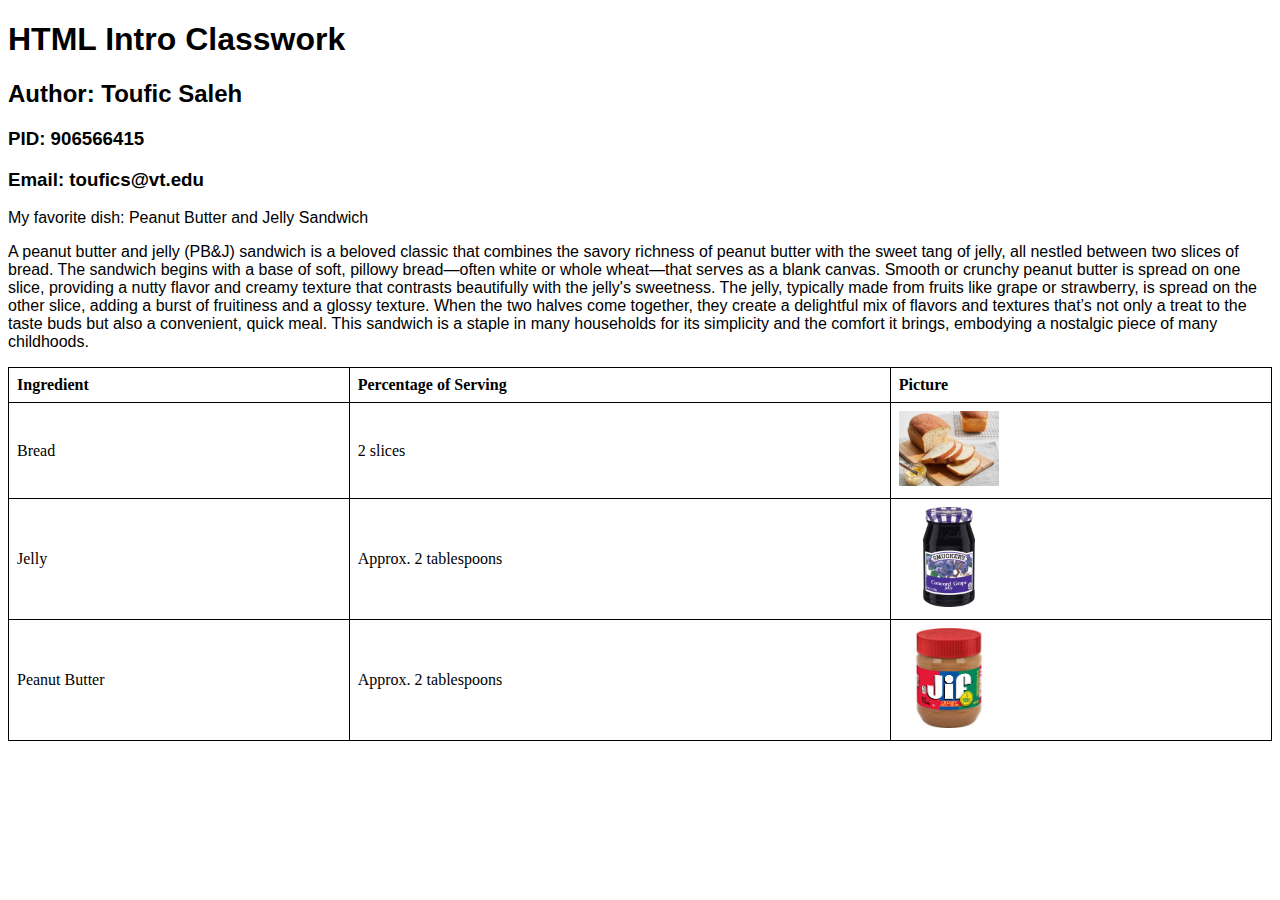
<file: AI/index.html>
<!DOCTYPE html>
<html lang="en">
<head>
    <meta charset="UTF-8">
    <title>HTML Intro Classwork</title>
    <meta name="description" content="Peanut Butter and Jelly Sandwich nutritional information">
    <meta name="author" content="Toufic Saleh">
    <meta name="viewport" content="width=device-width, initial-scale=1">
    <style>
        table {
            width: 100%;
            border-collapse: collapse;
        }
        th, td {
            border: 1px solid black;
            padding: 8px;
            text-align: left;
        }
        th {
            font-weight: bold;
        }
        h1, h2, h3, p {
            font-family: Arial, sans-serif;
        }
    </style>
</head>
<body>
    <h1>HTML Intro Classwork</h1>
    <h2>Author: Toufic Saleh</h2>
    <h3>PID: 906566415</h3>
    <h3>Email: toufics@vt.edu</h3>
    <p>My favorite dish: Peanut Butter and Jelly Sandwich</p>
    <p>A peanut butter and jelly (PB&J) sandwich is a beloved classic that combines the savory richness of peanut butter with the sweet tang of jelly, all nestled between two slices of bread. The sandwich begins with a base of soft, pillowy bread—often white or whole wheat—that serves as a blank canvas. Smooth or crunchy peanut butter is spread on one slice, providing a nutty flavor and creamy texture that contrasts beautifully with the jelly's sweetness. The jelly, typically made from fruits like grape or strawberry, is spread on the other slice, adding a burst of fruitiness and a glossy texture. When the two halves come together, they create a delightful mix of flavors and textures that’s not only a treat to the taste buds but also a convenient, quick meal. This sandwich is a staple in many households for its simplicity and the comfort it brings, embodying a nostalgic piece of many childhoods.</p>
    
    <table>
        <tr>
            <th>Ingredient</th>
            <th>Percentage of Serving</th>
            <th>Picture</th>
        </tr>
        <tr>
            <td>Bread</td>
            <td>2 slices</td>
            <td><img src="bread.jpg" alt="Bread" width="100"></td>
        </tr>
        <tr>
            <td>Jelly</td>
            <td>Approx. 2 tablespoons</td>
            <td><img src="jelly.png" alt="Jelly" width="100"></td>
        </tr>
        <tr>
            <td>Peanut Butter</td>
            <td>Approx. 2 tablespoons</td>
            <td><img src="peanut_butter.jpg" alt="Peanut Butter" width="100"></td>
        </tr>
    </table>
</body>
</html>
</file>
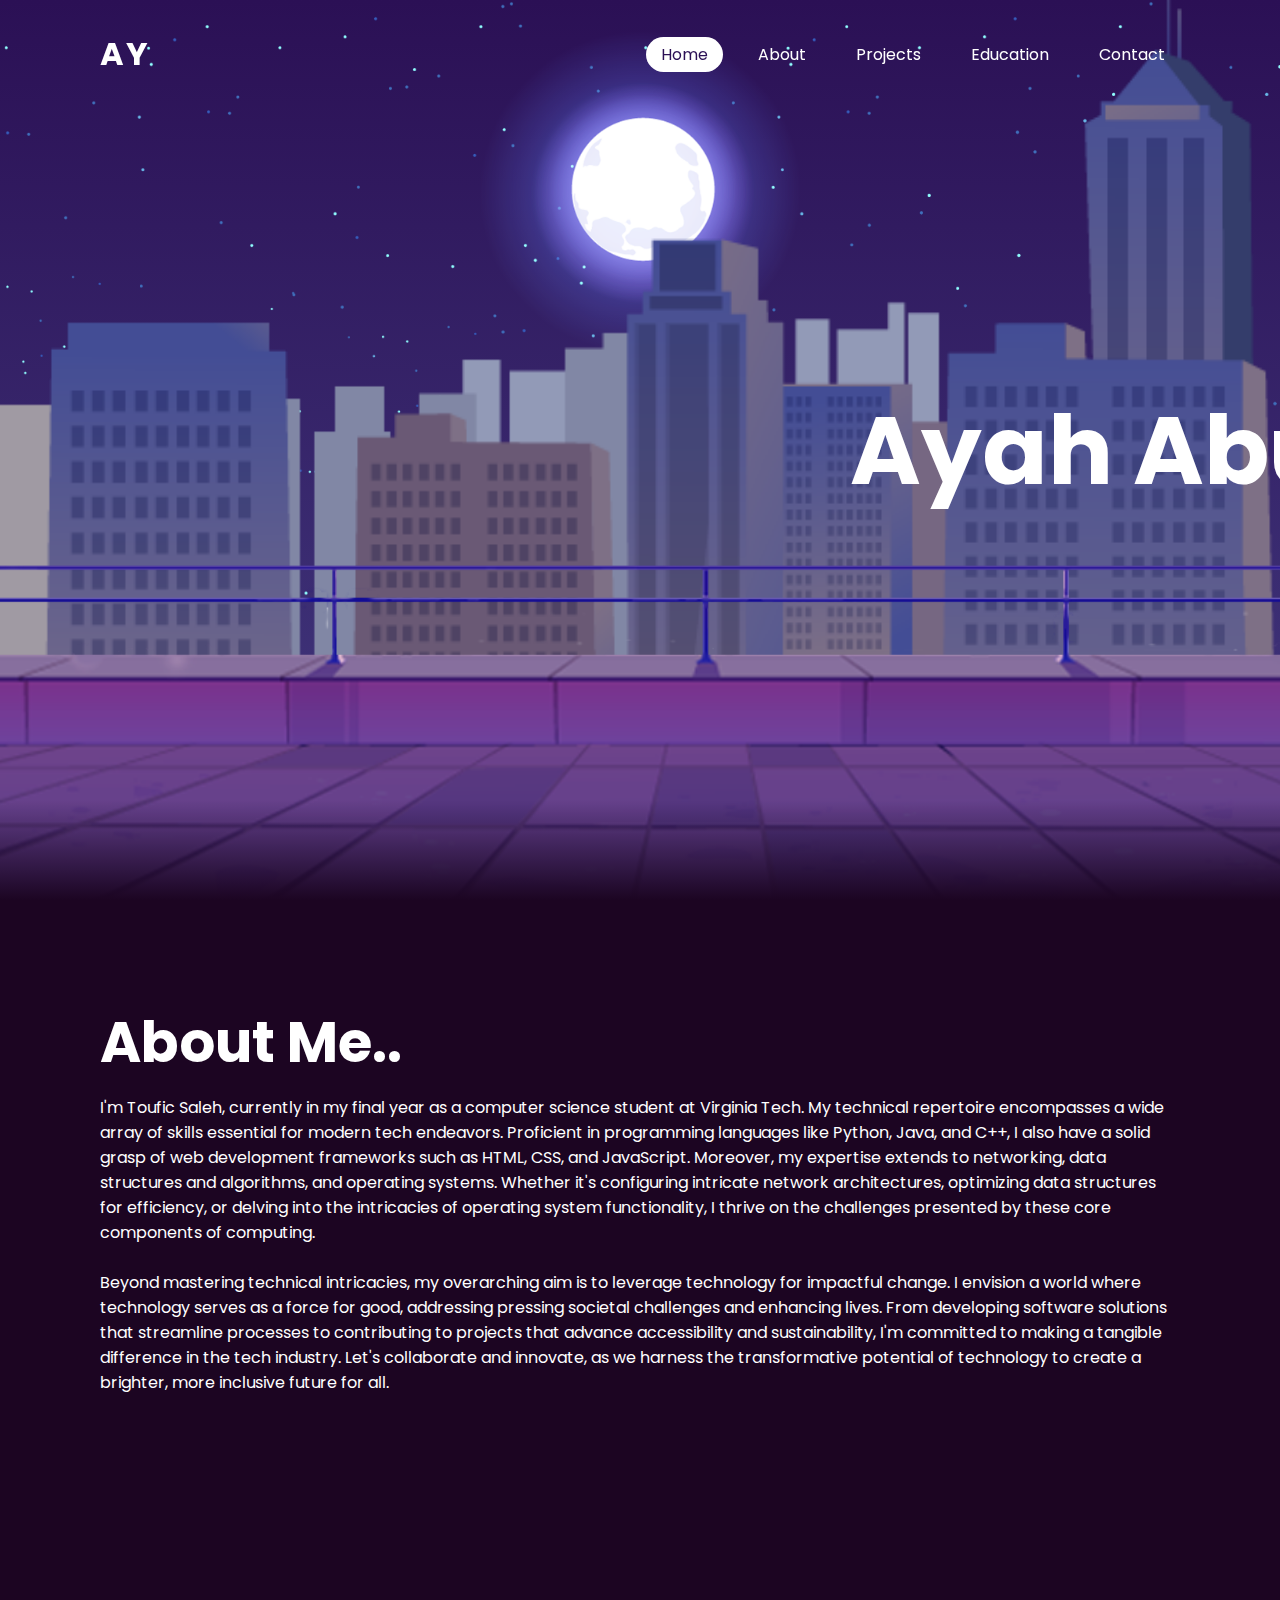
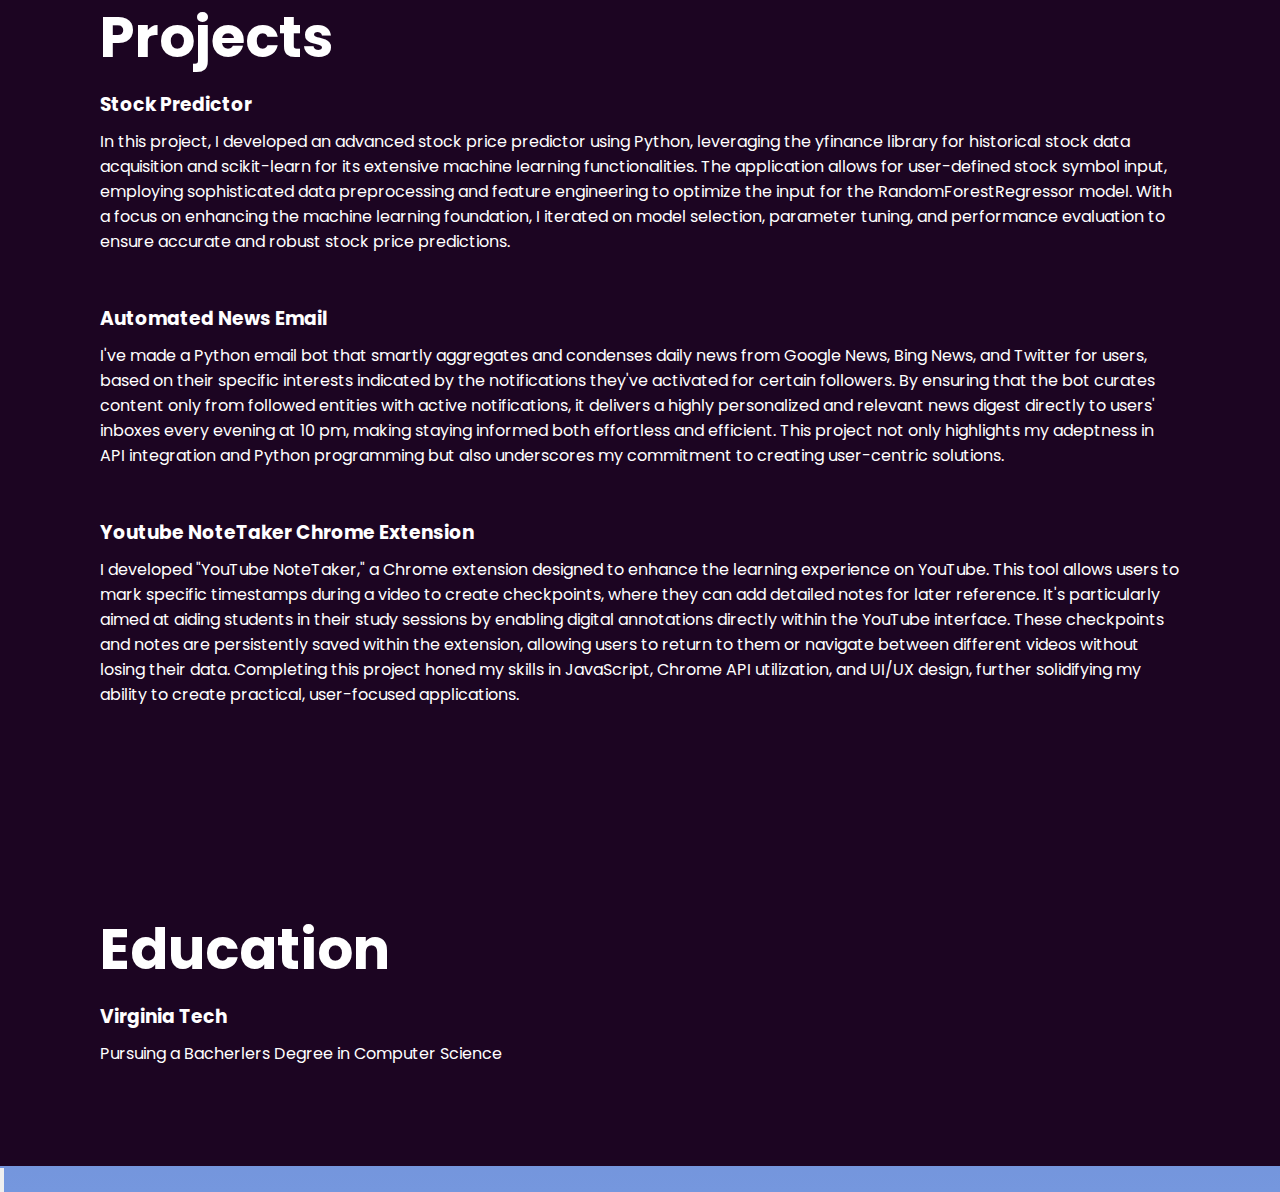
<file: PW/index.html>
<!doctype html>
<html>
    <head>
        <title>Parallax Scrolling Website using Vanilla JavaScript</title>
        <link rel="stylesheet" type="text/css" href="style.css">

        </head>
    <body>
        <header>
            <a href="#" class="logo">AY</a>
            <ul>
                <li><a href="#" class="active">Home</a></li>
                <li><a href="#about">About</a></li>
                <li><a href="#middle">Projects</a></li>
                <li><a href="#bottom">Education</a></li>
                <li><a href="#">Contact</a></li>
            </ul>
        </header>
        <section>
            <img src="assets/stars.png" id="stars">
            <img src="assets/moon.png" id="moon">
            <img src="assets/mountains_behind.png" id="mountains_behind">
            <h2 id="text">Ayah Abu Hwail</h2>
            <img src="assets/mountains_front.png" id="mountains_front">
        </section>
    <div class="content-box.left" id="about">
        <div class="sec" id="middle">
            <h2>About Me..</h2>
            <p>
                I'm Toufic Saleh, currently in my final year as a computer 
                science student at Virginia Tech. My technical repertoire 
                encompasses a wide array of skills essential for modern tech 
                endeavors. Proficient in programming languages like Python, 
                Java, and C++, I also have a solid grasp of web development 
                frameworks such as HTML, CSS, and JavaScript. Moreover, my 
                expertise extends to networking, data structures and algorithms, 
                and operating systems. Whether it's configuring intricate network 
                architectures, optimizing data structures for efficiency, or 
                delving into the intricacies of operating system functionality, 
                I thrive on the challenges presented by these core components 
                of computing.
            <br><br>
            Beyond mastering technical intricacies, my overarching aim is to 
            leverage technology for impactful change. I envision a world where 
            technology serves as a force for good, addressing pressing societal 
            challenges and enhancing lives. From developing software solutions 
            that streamline processes to contributing to projects that advance 
            accessibility and sustainability, I'm committed to making a tangible 
            difference in the tech industry. Let's collaborate and innovate, as 
            we harness the transformative potential of technology to create a 
            brighter, more inclusive future for all.
            </p>
        </div>
    </div>
        <div class="sec" id="middle">
            <h2>
                Projects
            </h2>
            <h3> Stock Predictor</h3>
            <p>
                In this project, I developed an advanced stock price predictor using 
                Python, leveraging the yfinance library for historical stock data 
                acquisition and scikit-learn for its extensive machine learning 
                functionalities. The application allows for user-defined stock symbol 
                input, employing sophisticated data preprocessing and feature engineering 
                to optimize the input for the RandomForestRegressor model. With a focus 
                on enhancing the machine learning foundation, I iterated on model selection, 
                parameter tuning, and performance evaluation to ensure accurate and robust 
                stock price predictions.
            </p>
                
            <br><br>
            <h3>Automated News Email</h3>
            <p>
                    I've made a Python email bot that smartly aggregates and condenses daily 
                news from Google News, Bing News, and Twitter for users, based on their 
                specific interests indicated by the notifications they've activated for 
                certain followers. By ensuring that the bot curates content only from followed 
                entities with active notifications, it delivers a highly personalized and relevant 
                news digest directly to users' inboxes every evening at 10 pm, making staying 
                informed both effortless and efficient. This project not only highlights my adeptness 
                in API integration and Python programming but also underscores my commitment to 
                creating user-centric solutions.
            </p>
                
            <br><br>
            <h3>Youtube NoteTaker Chrome Extension</h3>
            <p>
                    I developed "YouTube NoteTaker," a Chrome extension designed to enhance the learning 
                experience on YouTube. This tool allows users to mark specific timestamps during a video 
                to create checkpoints, where they can add detailed notes for later reference. It's 
                particularly aimed at aiding students in their study sessions by enabling digital annotations 
                directly within the YouTube interface. These checkpoints and notes are persistently saved 
                within the extension, allowing users to return to them or navigate between different videos 
                without losing their data. Completing this project honed my skills in JavaScript, Chrome API 
                utilization, and UI/UX design, further solidifying my ability to create practical, user-focused 
                applications.
            </p>
        </div>
   
        <div class="sec" id="bottom">
        <h2>Education</h2>
        <h3>Virginia Tech</h3>
        <p>Pursuing a Bacherlers Degree in Computer Science</p>
        
        </div>
        <input type="button" onClick="document.getElementById('middle').scrollIntoView();" />
        <script src="script.js"></script>
    </body>
</html>
</file>
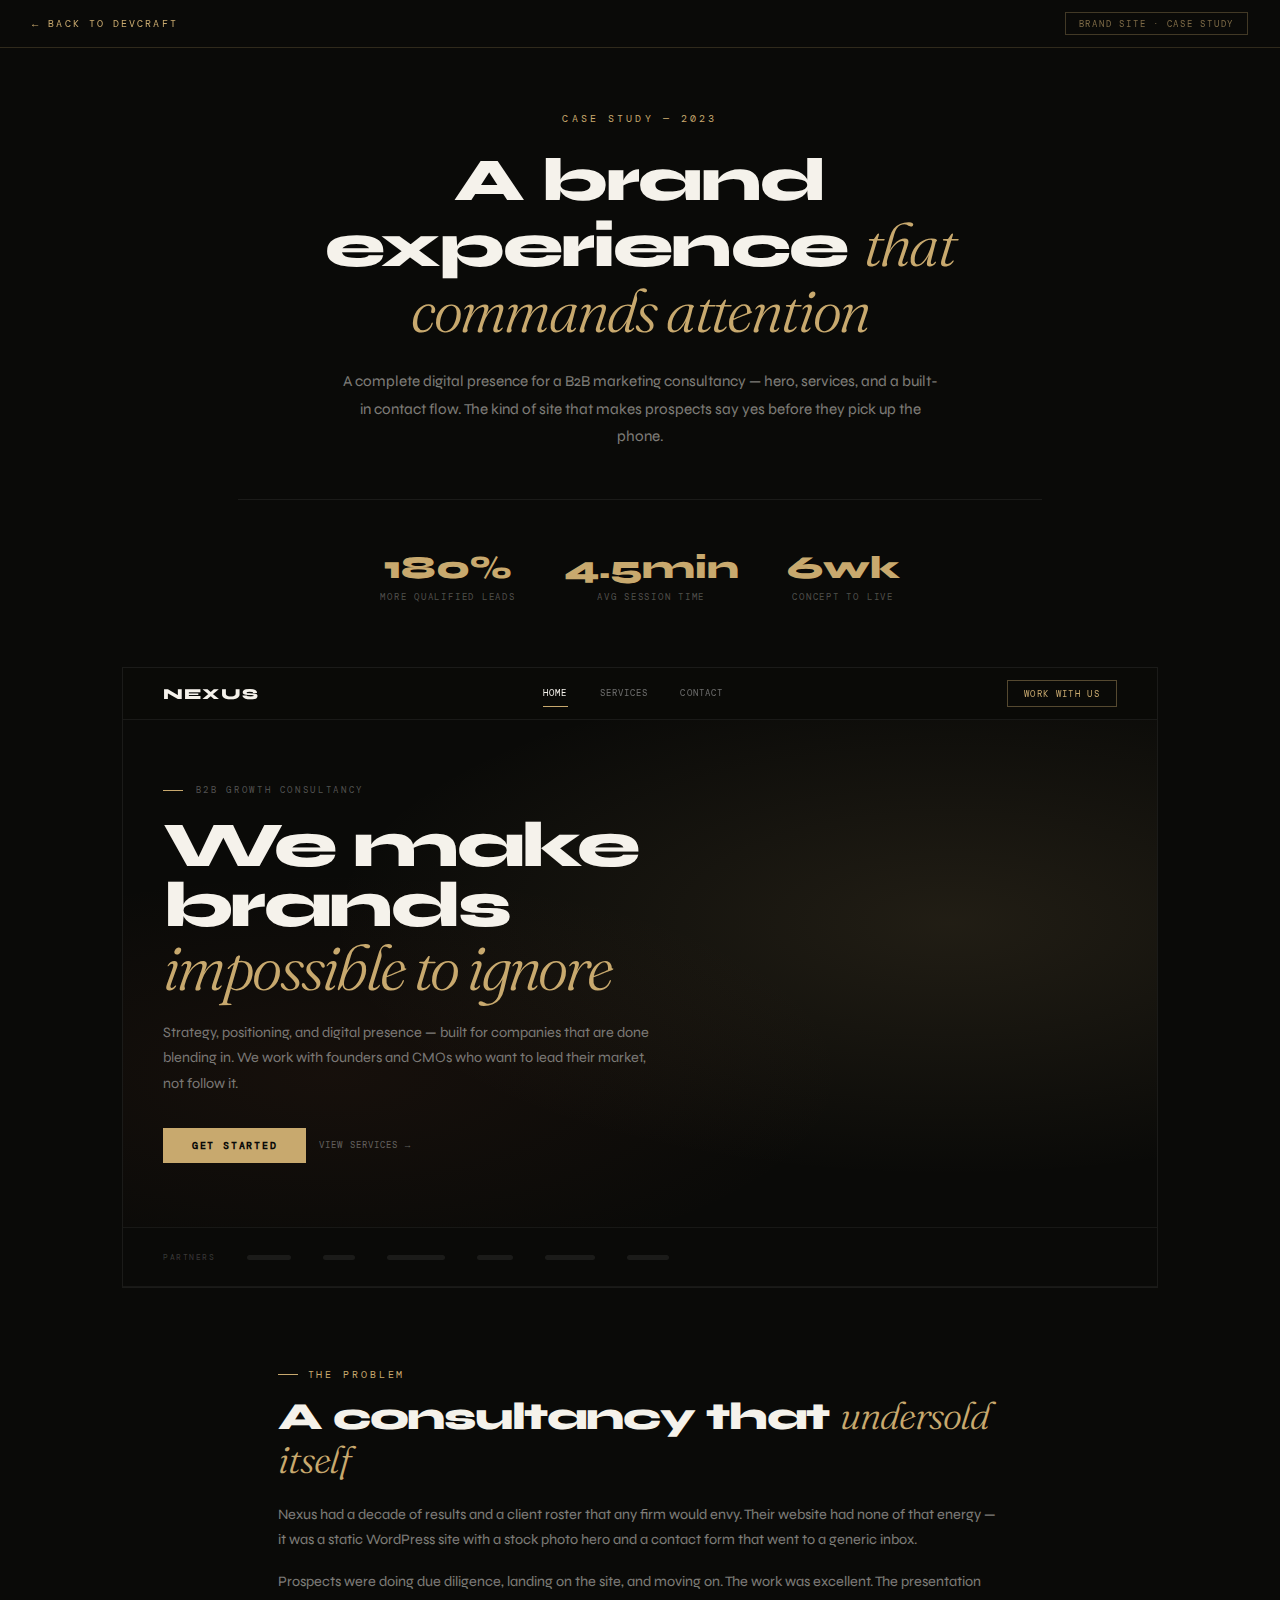
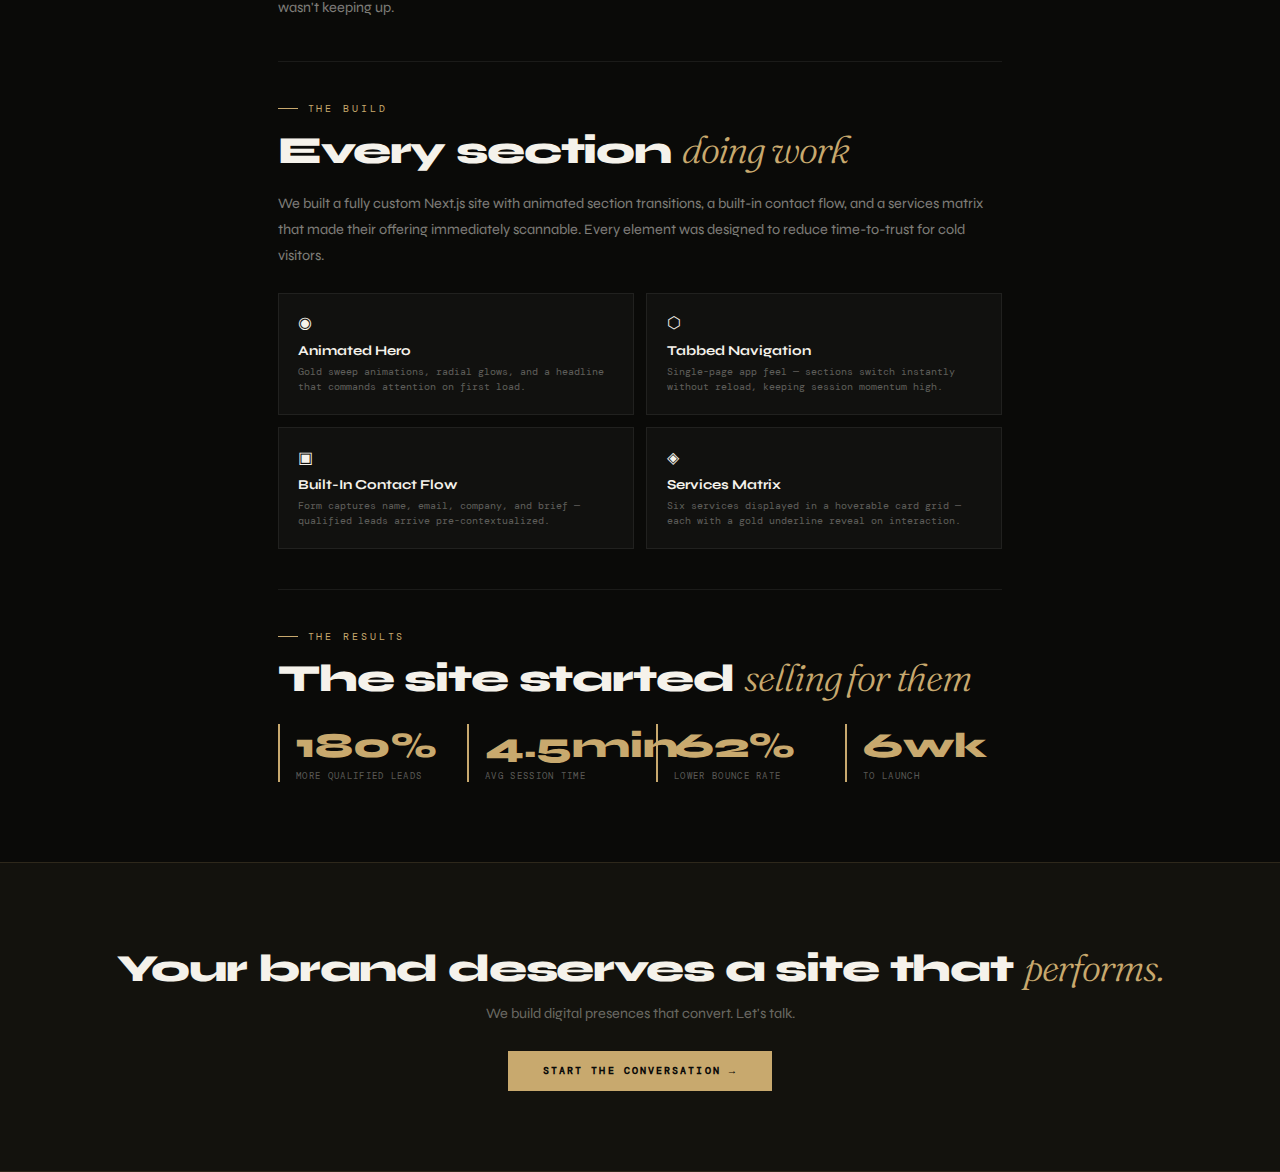
<file: DEVCRAFT/project-agency.html>
<!DOCTYPE html>
<html lang="en">

<head>
  <meta charset="UTF-8">
  <meta name="viewport" content="width=device-width, initial-scale=1.0">
  <title>Brand & Marketing — DevCraft Case Study</title>
  <link rel="preconnect" href="https://fonts.googleapis.com">
  <link
    href="https://fonts.googleapis.com/css2?family=Syne:wght@400;600;700;800&family=DM+Mono:wght@300;400;500&family=Fraunces:ital,opsz,wght@1,9..144,300&display=swap"
    rel="stylesheet">
  <style>
    :root {
      --ink: #0a0a08;
      --paper: #f5f2eb;
      --gold: #c8a96e;
      --rust: #b85c38;
      --font-d: 'Syne', sans-serif;
      --font-m: 'DM Mono', monospace;
      --font-s: 'Fraunces', serif;
    }

    * {
      margin: 0;
      padding: 0;
      box-sizing: border-box;
    }

    body {
      background: var(--ink);
      color: var(--paper);
      font-family: var(--font-d);
      overflow-x: hidden;
    }

    a {
      text-decoration: none;
      color: inherit;
    }

    .back-bar {
      position: fixed;
      top: 0;
      left: 0;
      right: 0;
      z-index: 9999;
      height: 48px;
      background: rgba(10, 10, 8, .96);
      backdrop-filter: blur(12px);
      border-bottom: 1px solid rgba(200, 169, 110, .2);
      display: flex;
      align-items: center;
      justify-content: space-between;
      padding: 0 2rem;
    }

    .back-link {
      display: flex;
      align-items: center;
      gap: .6rem;
      font-family: var(--font-m);
      font-size: .65rem;
      letter-spacing: .2em;
      text-transform: uppercase;
      color: var(--gold);
      transition: gap .2s;
    }

    .back-link:hover {
      gap: 1rem;
    }

    .back-tag {
      font-family: var(--font-m);
      font-size: .55rem;
      letter-spacing: .2em;
      text-transform: uppercase;
      padding: .3rem .8rem;
      border: 1px solid rgba(200, 169, 110, .3);
      color: rgba(200, 169, 110, .6);
    }

    .cs-intro {
      padding: 7rem 3rem 4rem;
      max-width: 900px;
      margin: 0 auto;
      text-align: center;
    }

    .cs-tag {
      font-family: var(--font-m);
      font-size: .65rem;
      letter-spacing: .3em;
      color: var(--gold);
      text-transform: uppercase;
      margin-bottom: 1.5rem;
    }

    .cs-title {
      font-size: clamp(2.2rem, 5vw, 3.8rem);
      font-weight: 800;
      letter-spacing: -.03em;
      line-height: 1.05;
      margin-bottom: 1.5rem;
    }

    .cs-title em {
      font-family: var(--font-s);
      font-style: italic;
      font-weight: 300;
      color: var(--gold);
    }

    .cs-desc {
      font-size: .95rem;
      line-height: 1.8;
      color: rgba(245, 242, 235, .5);
      max-width: 600px;
      margin: 0 auto;
    }

    .cs-stats {
      display: flex;
      justify-content: center;
      gap: 3rem;
      margin-top: 3rem;
      padding-top: 3rem;
      border-top: 1px solid rgba(255, 255, 255, .07);
    }

    .cs-stat-num {
      font-size: 2rem;
      font-weight: 800;
      color: var(--gold);
    }

    .cs-stat-label {
      font-family: var(--font-m);
      font-size: .55rem;
      letter-spacing: .2em;
      color: rgba(245, 242, 235, .3);
      text-transform: uppercase;
      margin-top: .3rem;
    }

    /* BRAND SITE DEMO */
    .brand-wrap {
      max-width: 1100px;
      margin: 0 auto;
      padding: 0 2rem;
    }

    .brand-shell {
      background: var(--ink);
      border: 1px solid rgba(255, 255, 255, .07);
      overflow: hidden;
    }

    /* Brand site nav */
    .brand-nav {
      height: 52px;
      background: rgba(10, 10, 8, .9);
      border-bottom: 1px solid rgba(255, 255, 255, .07);
      display: flex;
      align-items: center;
      justify-content: space-between;
      padding: 0 2.5rem;
      backdrop-filter: blur(10px);
      position: sticky;
      top: 0;
      z-index: 10;
    }

    .brand-logo-text {
      font-size: .95rem;
      font-weight: 800;
      letter-spacing: .08em;
      text-transform: uppercase;
    }

    .brand-nav-links {
      display: flex;
      gap: 2rem;
    }

    .bnl {
      font-family: var(--font-m);
      font-size: .58rem;
      letter-spacing: .12em;
      text-transform: uppercase;
      cursor: pointer;
      color: rgba(255, 255, 255, .4);
      transition: color .2s;
      padding: .4rem 0;
      border-bottom: 1px solid transparent;
    }

    .bnl:hover,
    .bnl.active {
      color: var(--paper);
      border-bottom-color: var(--gold);
    }

    .brand-nav-cta {
      padding: .4rem 1rem;
      border: 1px solid rgba(200, 169, 110, .4);
      font-family: var(--font-m);
      font-size: .55rem;
      letter-spacing: .15em;
      text-transform: uppercase;
      color: var(--gold);
      cursor: pointer;
      background: none;
      transition: all .2s;
    }

    .brand-nav-cta:hover {
      background: var(--gold);
      color: var(--ink);
      border-color: var(--gold);
    }

    /* sections */
    .brand-section {
      display: none;
    }

    .brand-section.active {
      display: block;
    }

    /* Hero */
    .brand-hero {
      min-height: 440px;
      display: flex;
      align-items: center;
      padding: 4rem 2.5rem;
      position: relative;
      overflow: hidden;
    }

    .brand-hero::before {
      content: '';
      position: absolute;
      inset: 0;
      background: radial-gradient(ellipse 60% 50% at 80% 40%, rgba(200, 169, 110, .12), transparent), radial-gradient(ellipse 50% 40% at 20% 70%, rgba(184, 92, 56, .07), transparent);
    }

    .brand-hero-inner {
      position: relative;
      z-index: 1;
      max-width: 680px;
    }

    .brand-hero-tag {
      font-family: var(--font-m);
      font-size: .55rem;
      letter-spacing: .3em;
      text-transform: uppercase;
      color: rgba(255, 255, 255, .3);
      margin-bottom: 1.2rem;
      display: flex;
      align-items: center;
      gap: .8rem;
    }

    .brand-hero-tag::before {
      content: '';
      width: 20px;
      height: 1px;
      background: var(--gold);
    }

    .brand-hero-h {
      font-size: clamp(2.5rem, 5vw, 4.5rem);
      font-weight: 800;
      letter-spacing: -.04em;
      line-height: .95;
      margin-bottom: 1.2rem;
    }

    .brand-hero-h em {
      font-family: var(--font-s);
      font-style: italic;
      font-weight: 300;
      color: var(--gold);
    }

    .brand-hero-p {
      font-size: .9rem;
      line-height: 1.75;
      color: rgba(255, 255, 255, .45);
      margin-bottom: 2rem;
      max-width: 500px;
    }

    .brand-hero-actions {
      display: flex;
      gap: .8rem;
      align-items: center;
    }

    .bha-pri {
      padding: .7rem 1.8rem;
      background: var(--gold);
      color: var(--ink);
      font-family: var(--font-m);
      font-size: .62rem;
      letter-spacing: .18em;
      text-transform: uppercase;
      font-weight: 600;
      cursor: pointer;
      border: none;
      transition: background .2s;
    }

    .bha-pri:hover {
      background: #d4b87a;
    }

    .bha-sec {
      font-family: var(--font-m);
      font-size: .58rem;
      letter-spacing: .12em;
      text-transform: uppercase;
      color: rgba(255, 255, 255, .35);
      cursor: pointer;
      display: flex;
      align-items: center;
      gap: .4rem;
      transition: color .2s;
    }

    .bha-sec:hover {
      color: var(--paper);
    }

    /* Glow bar */
    .glow-bar {
      height: 1px;
      background: rgba(255, 255, 255, .06);
      position: relative;
      overflow: hidden;
    }

    .glow-bar-inner {
      position: absolute;
      top: 0;
      left: -30%;
      width: 30%;
      height: 100%;
      background: linear-gradient(to right, transparent, var(--gold), transparent);
      animation: glowRun 3s ease-in-out infinite;
    }

    @keyframes glowRun {
      0% {
        left: -30%
      }

      100% {
        left: 110%
      }
    }

    /* Partner logos */
    .brand-partners {
      padding: 1.5rem 2.5rem;
      display: flex;
      align-items: center;
      gap: 2rem;
      border-bottom: 1px solid rgba(255, 255, 255, .06);
    }

    .bp-label {
      font-family: var(--font-m);
      font-size: .48rem;
      letter-spacing: .2em;
      text-transform: uppercase;
      color: rgba(255, 255, 255, .2);
      white-space: nowrap;
    }

    .bp-pill {
      height: 5px;
      background: rgba(255, 255, 255, .07);
      border-radius: 3px;
      flex-shrink: 0;
    }

    /* Services section */
    .brand-services {
      padding: 3rem 2.5rem;
    }

    .bs-header {
      margin-bottom: 2rem;
    }

    .bs-tag {
      font-family: var(--font-m);
      font-size: .55rem;
      letter-spacing: .3em;
      text-transform: uppercase;
      color: var(--gold);
      margin-bottom: .6rem;
    }

    .bs-title {
      font-size: 1.6rem;
      font-weight: 800;
      letter-spacing: -.03em;
    }

    .bs-grid {
      display: grid;
      grid-template-columns: repeat(3, 1fr);
      gap: .8rem;
    }

    .bs-card {
      background: rgba(255, 255, 255, .03);
      border: 1px solid rgba(255, 255, 255, .06);
      padding: 1.2rem;
      cursor: pointer;
      transition: all .3s;
      position: relative;
      overflow: hidden;
    }

    .bs-card::after {
      content: '';
      position: absolute;
      bottom: 0;
      left: 0;
      width: 0;
      height: 2px;
      background: var(--gold);
      transition: width .4s cubic-bezier(.16, 1, .3, 1);
    }

    .bs-card:hover {
      border-color: rgba(200, 169, 110, .25);
      background: rgba(255, 255, 255, .05);
    }

    .bs-card:hover::after {
      width: 100%;
    }

    .bs-num {
      font-family: var(--font-m);
      font-size: .5rem;
      color: var(--gold);
      letter-spacing: .15em;
      margin-bottom: .5rem;
    }

    .bs-name {
      font-size: .9rem;
      font-weight: 700;
      margin-bottom: .4rem;
    }

    .bs-desc {
      font-family: var(--font-m);
      font-size: .58rem;
      line-height: 1.6;
      color: rgba(255, 255, 255, .3);
    }

    /* Contact section */
    .brand-contact {
      padding: 3rem 2.5rem;
      text-align: center;
    }

    .bc-title {
      font-size: clamp(1.8rem, 3vw, 2.8rem);
      font-weight: 800;
      letter-spacing: -.03em;
      margin-bottom: .8rem;
    }

    .bc-title em {
      font-family: var(--font-s);
      font-style: italic;
      font-weight: 300;
      color: var(--gold);
    }

    .bc-sub {
      font-size: .85rem;
      color: rgba(255, 255, 255, .35);
      margin-bottom: 2rem;
    }

    .bc-form {
      max-width: 480px;
      margin: 0 auto;
      display: flex;
      flex-direction: column;
      gap: .6rem;
    }

    .bc-input {
      background: rgba(255, 255, 255, .04);
      border: 1px solid rgba(255, 255, 255, .08);
      padding: .65rem 1rem;
      font-family: var(--font-m);
      font-size: .68rem;
      color: var(--paper);
      transition: border-color .2s;
    }

    .bc-input:focus {
      outline: none;
      border-color: var(--gold);
    }

    .bc-submit {
      padding: .7rem;
      background: var(--gold);
      color: var(--ink);
      border: none;
      font-family: var(--font-m);
      font-size: .62rem;
      letter-spacing: .2em;
      text-transform: uppercase;
      font-weight: 600;
      cursor: pointer;
      transition: background .2s;
    }

    .bc-submit:hover {
      background: #d4b87a;
    }

    .bc-sent {
      display: none;
      font-family: var(--font-m);
      font-size: .7rem;
      color: var(--gold);
      margin-top: .8rem;
    }

    /* case study text */
    .cs-body {
      max-width: 820px;
      margin: 0 auto;
      padding: 5rem 3rem;
    }

    .stag {
      font-family: var(--font-m);
      font-size: .6rem;
      letter-spacing: .3em;
      color: var(--gold);
      text-transform: uppercase;
      margin-bottom: .8rem;
      display: flex;
      align-items: center;
      gap: .6rem;
    }

    .stag::before {
      content: '';
      width: 20px;
      height: 1px;
      background: var(--gold);
    }

    .cs-body h2 {
      font-size: clamp(1.6rem, 3vw, 2.5rem);
      font-weight: 800;
      letter-spacing: -.03em;
      line-height: 1.1;
      margin-bottom: 1.2rem;
    }

    .cs-body h2 em {
      font-family: var(--font-s);
      font-style: italic;
      font-weight: 300;
      color: var(--gold);
    }

    .cs-body p {
      font-size: .9rem;
      line-height: 1.8;
      color: rgba(245, 242, 235, .5);
      margin-bottom: 1rem;
    }

    .div {
      width: 100%;
      height: 1px;
      background: rgba(255, 255, 255, .07);
      margin: 2.5rem 0;
    }

    .feats {
      display: grid;
      grid-template-columns: 1fr 1fr;
      gap: .8rem;
      margin-top: 1.5rem;
    }

    .feat {
      background: rgba(255, 255, 255, .03);
      border: 1px solid rgba(255, 255, 255, .07);
      padding: 1.2rem;
    }

    .feat-i {
      font-size: 1rem;
      margin-bottom: .6rem;
    }

    .feat-t {
      font-size: .85rem;
      font-weight: 700;
      margin-bottom: .3rem;
    }

    .feat-d {
      font-family: var(--font-m);
      font-size: .6rem;
      line-height: 1.6;
      color: rgba(245, 242, 235, .35);
    }

    .results {
      display: flex;
      gap: 2rem;
      margin-top: 1.5rem;
      flex-wrap: wrap;
    }

    .res {
      flex: 1;
      min-width: 120px;
      border-left: 2px solid var(--gold);
      padding-left: 1rem;
    }

    .res-n {
      font-size: 2.2rem;
      font-weight: 800;
      color: var(--gold);
    }

    .res-l {
      font-family: var(--font-m);
      font-size: .55rem;
      letter-spacing: .15em;
      color: rgba(245, 242, 235, .35);
      text-transform: uppercase;
      margin-top: .2rem;
    }

    .cta-section {
      background: rgba(200, 169, 110, .05);
      border-top: 1px solid rgba(200, 169, 110, .15);
      border-bottom: 1px solid rgba(200, 169, 110, .15);
      padding: 5rem 3rem;
      text-align: center;
    }

    .cta-section h2 {
      font-size: clamp(1.6rem, 3vw, 2.5rem);
      font-weight: 800;
      letter-spacing: -.03em;
      margin-bottom: .8rem;
    }

    .cta-section h2 em {
      font-family: var(--font-s);
      font-style: italic;
      font-weight: 300;
      color: var(--gold);
    }

    .cta-section p {
      font-size: .9rem;
      color: rgba(245, 242, 235, .4);
      margin-bottom: 1.8rem;
    }

    .cta-btn {
      display: inline-flex;
      align-items: center;
      gap: .7rem;
      background: var(--gold);
      color: var(--ink);
      padding: .85rem 2.2rem;
      font-family: var(--font-m);
      font-size: .65rem;
      letter-spacing: .2em;
      text-transform: uppercase;
      font-weight: 600;
      transition: background .2s;
    }

    .cta-btn:hover {
      background: #d4b87a;
    }

    @media(max-width:768px) {
      .cs-intro {
        padding: 5rem 1.5rem 3rem;
      }

      .cs-stats {
        flex-direction: column;
        gap: 1.5rem;
        align-items: center;
      }

      .brand-wrap {
        padding: 0 0 2rem;
      }

      .brand-nav-links {
        display: none;
      }

      .brand-hero {
        padding: 3rem 1.5rem;
        min-height: 300px;
      }

      .bs-grid {
        grid-template-columns: 1fr 1fr;
      }

      .cs-body {
        padding: 3rem 1.5rem;
      }

      .feats {
        grid-template-columns: 1fr;
      }

      .cta-section {
        padding: 3rem 1.5rem;
      }
    }
  </style>
</head>

<body>
  <div class="back-bar">
    <a href="index.html" class="back-link">← Back to DevCraft</a>
    <span class="back-tag">Brand Site · Case Study</span>
  </div>

  <div class="cs-intro">
    <div class="cs-tag">Case Study — 2023</div>
    <h1 class="cs-title">A brand experience <em>that commands attention</em></h1>
    <p class="cs-desc">A complete digital presence for a B2B marketing consultancy — hero, services, and a built-in
      contact flow. The kind of site that makes prospects say yes before they pick up the phone.</p>
    <div class="cs-stats">
      <div>
        <div class="cs-stat-num">180%</div>
        <div class="cs-stat-label">More Qualified Leads</div>
      </div>
      <div>
        <div class="cs-stat-num">4.5min</div>
        <div class="cs-stat-label">Avg Session Time</div>
      </div>
      <div>
        <div class="cs-stat-num">6wk</div>
        <div class="cs-stat-label">Concept to Live</div>
      </div>
    </div>
  </div>

  <div class="brand-wrap">
    <div class="brand-shell">
      <div class="brand-nav">
        <div class="brand-logo-text">Nexus</div>
        <div class="brand-nav-links">
          <div class="bnl active" onclick="showSection(this,'hero')">Home</div>
          <div class="bnl" onclick="showSection(this,'services')">Services</div>
          <div class="bnl" onclick="showSection(this,'contact')">Contact</div>
        </div>
        <button class="brand-nav-cta" onclick="showSection(document.querySelectorAll('.bnl')[2],'contact')">Work With
          Us</button>
      </div>

      <!-- Hero -->
      <div class="brand-section active" id="section-hero">
        <div class="brand-hero">
          <div class="brand-hero-inner">
            <div class="brand-hero-tag">B2B Growth Consultancy</div>
            <div class="brand-hero-h">We make brands<br><em>impossible to ignore</em></div>
            <p class="brand-hero-p">Strategy, positioning, and digital presence — built for companies that are done
              blending in. We work with founders and CMOs who want to lead their market, not follow it.</p>
            <div class="brand-hero-actions">
              <button class="bha-pri" onclick="showSection(document.querySelectorAll('.bnl')[2],'contact')">Get
                Started</button>
              <div class="bha-sec" onclick="showSection(document.querySelectorAll('.bnl')[1],'services')">View Services
                →</div>
            </div>
          </div>
        </div>
        <div class="glow-bar">
          <div class="glow-bar-inner"></div>
        </div>
        <div class="brand-partners">
          <div class="bp-label">Partners</div>
          <div class="bp-pill" style="width:44px"></div>
          <div class="bp-pill" style="width:32px"></div>
          <div class="bp-pill" style="width:58px"></div>
          <div class="bp-pill" style="width:36px"></div>
          <div class="bp-pill" style="width:50px"></div>
          <div class="bp-pill" style="width:42px"></div>
        </div>
      </div>

      <!-- Services -->
      <div class="brand-section" id="section-services">
        <div class="brand-services">
          <div class="bs-header">
            <div class="bs-tag">What We Do</div>
            <div class="bs-title">Built for results</div>
          </div>
          <div class="bs-grid">
            <div class="bs-card">
              <div class="bs-num">01</div>
              <div class="bs-name">Brand Strategy</div>
              <div class="bs-desc">Positioning, messaging architecture, and competitive differentiation. The foundation
                everything else is built on.</div>
            </div>
            <div class="bs-card">
              <div class="bs-num">02</div>
              <div class="bs-name">Digital Presence</div>
              <div class="bs-desc">Website, content system, and SEO foundation. Built to rank, built to convert, built
                to represent you accurately.</div>
            </div>
            <div class="bs-card">
              <div class="bs-num">03</div>
              <div class="bs-name">Demand Generation</div>
              <div class="bs-desc">Paid search, content marketing, and outbound sequences that fill the pipeline without
                burning your brand.</div>
            </div>
            <div class="bs-card">
              <div class="bs-num">04</div>
              <div class="bs-name">Sales Enablement</div>
              <div class="bs-desc">Decks, one-pagers, and case studies that make your sales team close more deals with
                less effort.</div>
            </div>
            <div class="bs-card">
              <div class="bs-num">05</div>
              <div class="bs-name">Identity & Design</div>
              <div class="bs-desc">Logo systems, typography, colour — the visual language that makes your brand
                recognisable at a glance.</div>
            </div>
            <div class="bs-card">
              <div class="bs-num">06</div>
              <div class="bs-name">Growth Retainer</div>
              <div class="bs-desc">Monthly partnership for brands that want continuous momentum. Strategy, execution,
                and measurement — ongoing.</div>
            </div>
          </div>
        </div>
      </div>

      <!-- Contact -->
      <div class="brand-section" id="section-contact">
        <div class="brand-contact">
          <div class="bc-title">Let's build something <em>together</em></div>
          <div class="bc-sub">Fill in the form and we'll be in touch within 24 hours.</div>
          <div class="bc-form">
            <input class="bc-input" type="text" placeholder="Your name" id="bcName">
            <input class="bc-input" type="email" placeholder="Email address" id="bcEmail">
            <input class="bc-input" type="text" placeholder="Company" id="bcCo">
            <textarea class="bc-input" rows="3" placeholder="What are you working on?" id="bcMsg"
              style="resize:none"></textarea>
            <button class="bc-submit" onclick="submitBrand()">Send Message</button>
            <div class="bc-sent" id="bcSent">✓ Message received — we'll be in touch shortly.</div>
          </div>
        </div>
      </div>
    </div>
  </div>

  <div class="cs-body">
    <div class="stag">The Problem</div>
    <h2>A consultancy that <em>undersold itself</em></h2>
    <p>Nexus had a decade of results and a client roster that any firm would envy. Their website had none of that energy
      — it was a static WordPress site with a stock photo hero and a contact form that went to a generic inbox.</p>
    <p>Prospects were doing due diligence, landing on the site, and moving on. The work was excellent. The presentation
      wasn't keeping up.</p>
    <div class="div"></div>
    <div class="stag">The Build</div>
    <h2>Every section <em>doing work</em></h2>
    <p>We built a fully custom Next.js site with animated section transitions, a built-in contact flow, and a services
      matrix that made their offering immediately scannable. Every element was designed to reduce time-to-trust for cold
      visitors.</p>
    <div class="feats">
      <div class="feat">
        <div class="feat-i">◉</div>
        <div class="feat-t">Animated Hero</div>
        <div class="feat-d">Gold sweep animations, radial glows, and a headline that commands attention on first load.
        </div>
      </div>
      <div class="feat">
        <div class="feat-i">⬡</div>
        <div class="feat-t">Tabbed Navigation</div>
        <div class="feat-d">Single-page app feel — sections switch instantly without reload, keeping session momentum
          high.</div>
      </div>
      <div class="feat">
        <div class="feat-i">▣</div>
        <div class="feat-t">Built-In Contact Flow</div>
        <div class="feat-d">Form captures name, email, company, and brief — qualified leads arrive pre-contextualized.
        </div>
      </div>
      <div class="feat">
        <div class="feat-i">◈</div>
        <div class="feat-t">Services Matrix</div>
        <div class="feat-d">Six services displayed in a hoverable card grid — each with a gold underline reveal on
          interaction.</div>
      </div>
    </div>
    <div class="div"></div>
    <div class="stag">The Results</div>
    <h2>The site started <em>selling for them</em></h2>
    <div class="results">
      <div class="res">
        <div class="res-n">180%</div>
        <div class="res-l">More Qualified Leads</div>
      </div>
      <div class="res">
        <div class="res-n">4.5min</div>
        <div class="res-l">Avg Session Time</div>
      </div>
      <div class="res">
        <div class="res-n">62%</div>
        <div class="res-l">Lower Bounce Rate</div>
      </div>
      <div class="res">
        <div class="res-n">6wk</div>
        <div class="res-l">To Launch</div>
      </div>
    </div>
  </div>

  <div class="cta-section">
    <h2>Your brand deserves a site that <em>performs.</em></h2>
    <p>We build digital presences that convert. Let's talk.</p>
    <a href="index.html#contact" class="cta-btn">Start the Conversation →</a>
  </div>

  <script>
    function showSection(el, name) {
      document.querySelectorAll('.bnl').forEach(function (e) { e.classList.remove('active'); });
      if (el) el.classList.add('active');
      document.querySelectorAll('.brand-section').forEach(function (e) { e.classList.remove('active'); });
      var s = document.getElementById('section-' + name);
      if (s) s.classList.add('active');
    }
    function submitBrand() {
      var n = document.getElementById('bcName').value.trim();
      var e = document.getElementById('bcEmail').value.trim();
      if (!n || !e) { alert('Please enter your name and email.'); return; }
      document.getElementById('bcName').value = ''; document.getElementById('bcEmail').value = '';
      document.getElementById('bcCo').value = ''; document.getElementById('bcMsg').value = '';
      document.getElementById('bcSent').style.display = 'block';
      setTimeout(function () { document.getElementById('bcSent').style.display = 'none'; }, 4000);
    }
  </script>
</body>

</html>
</file>
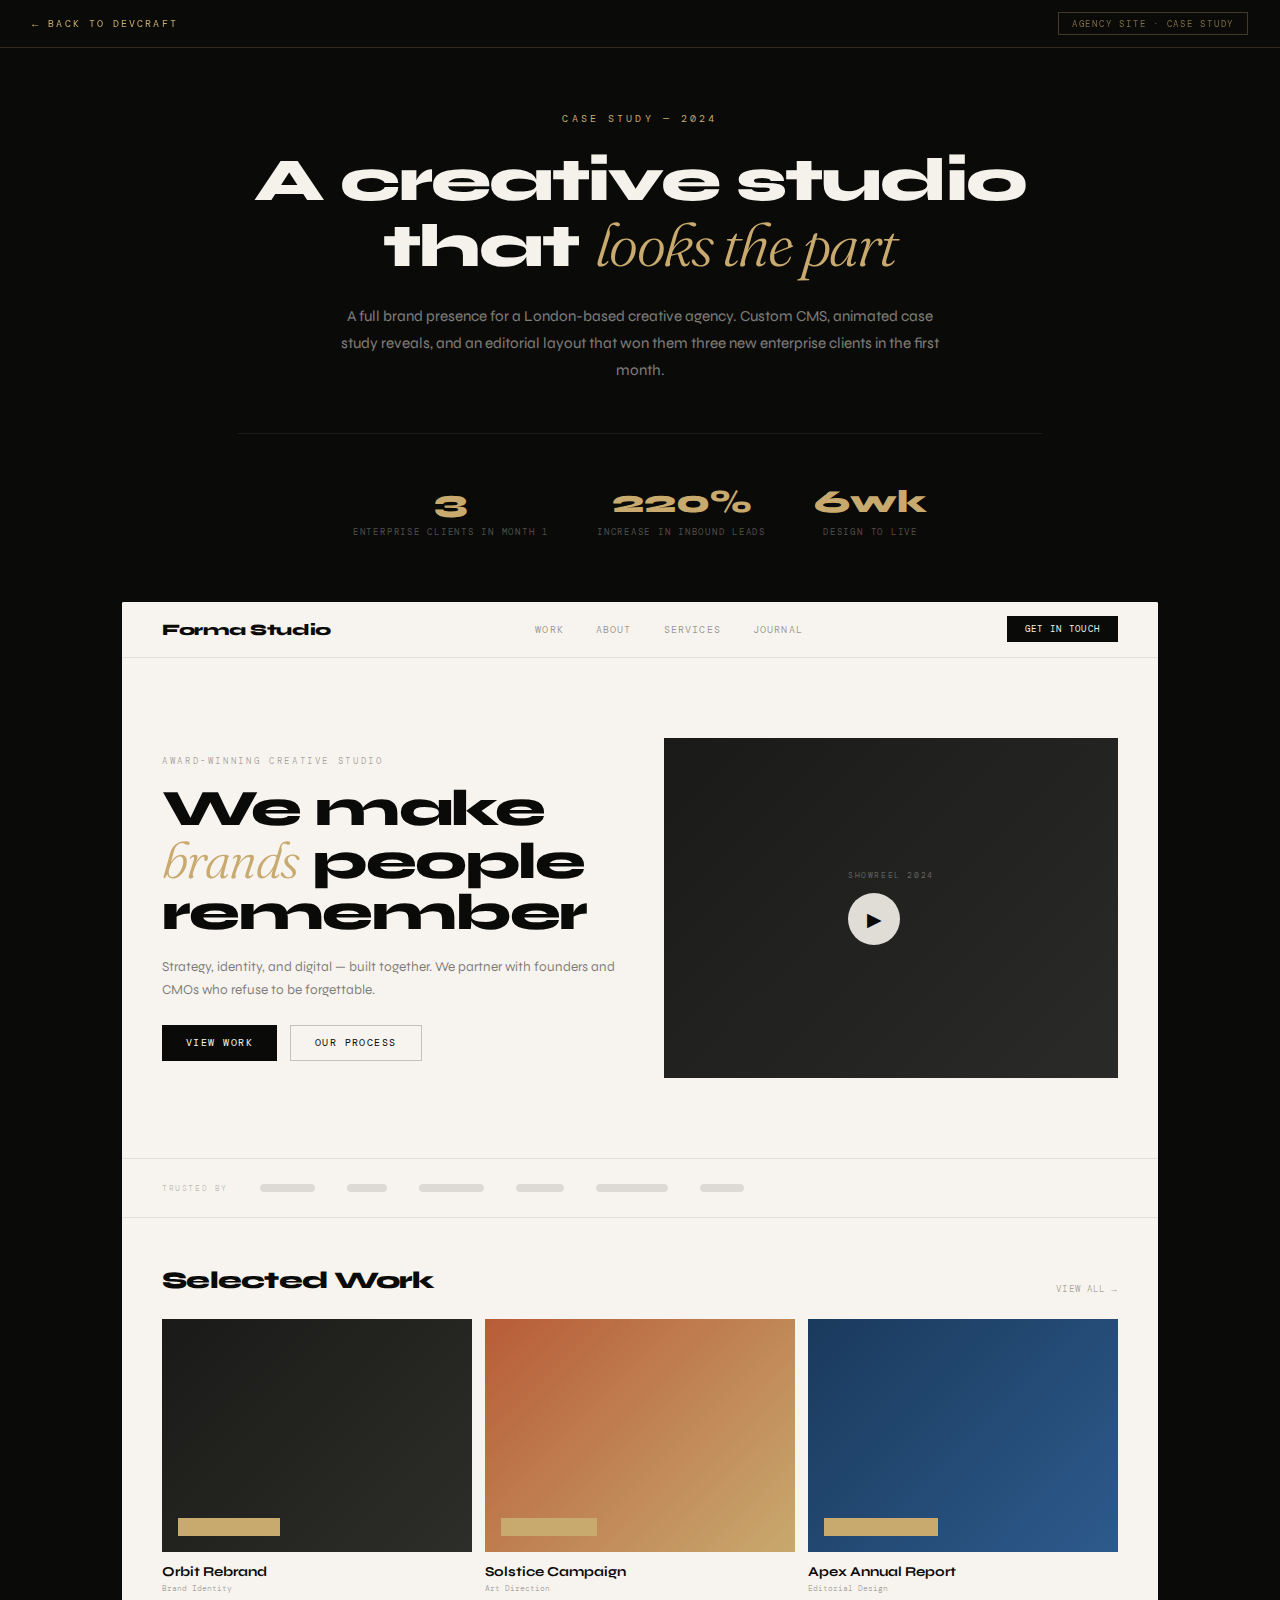
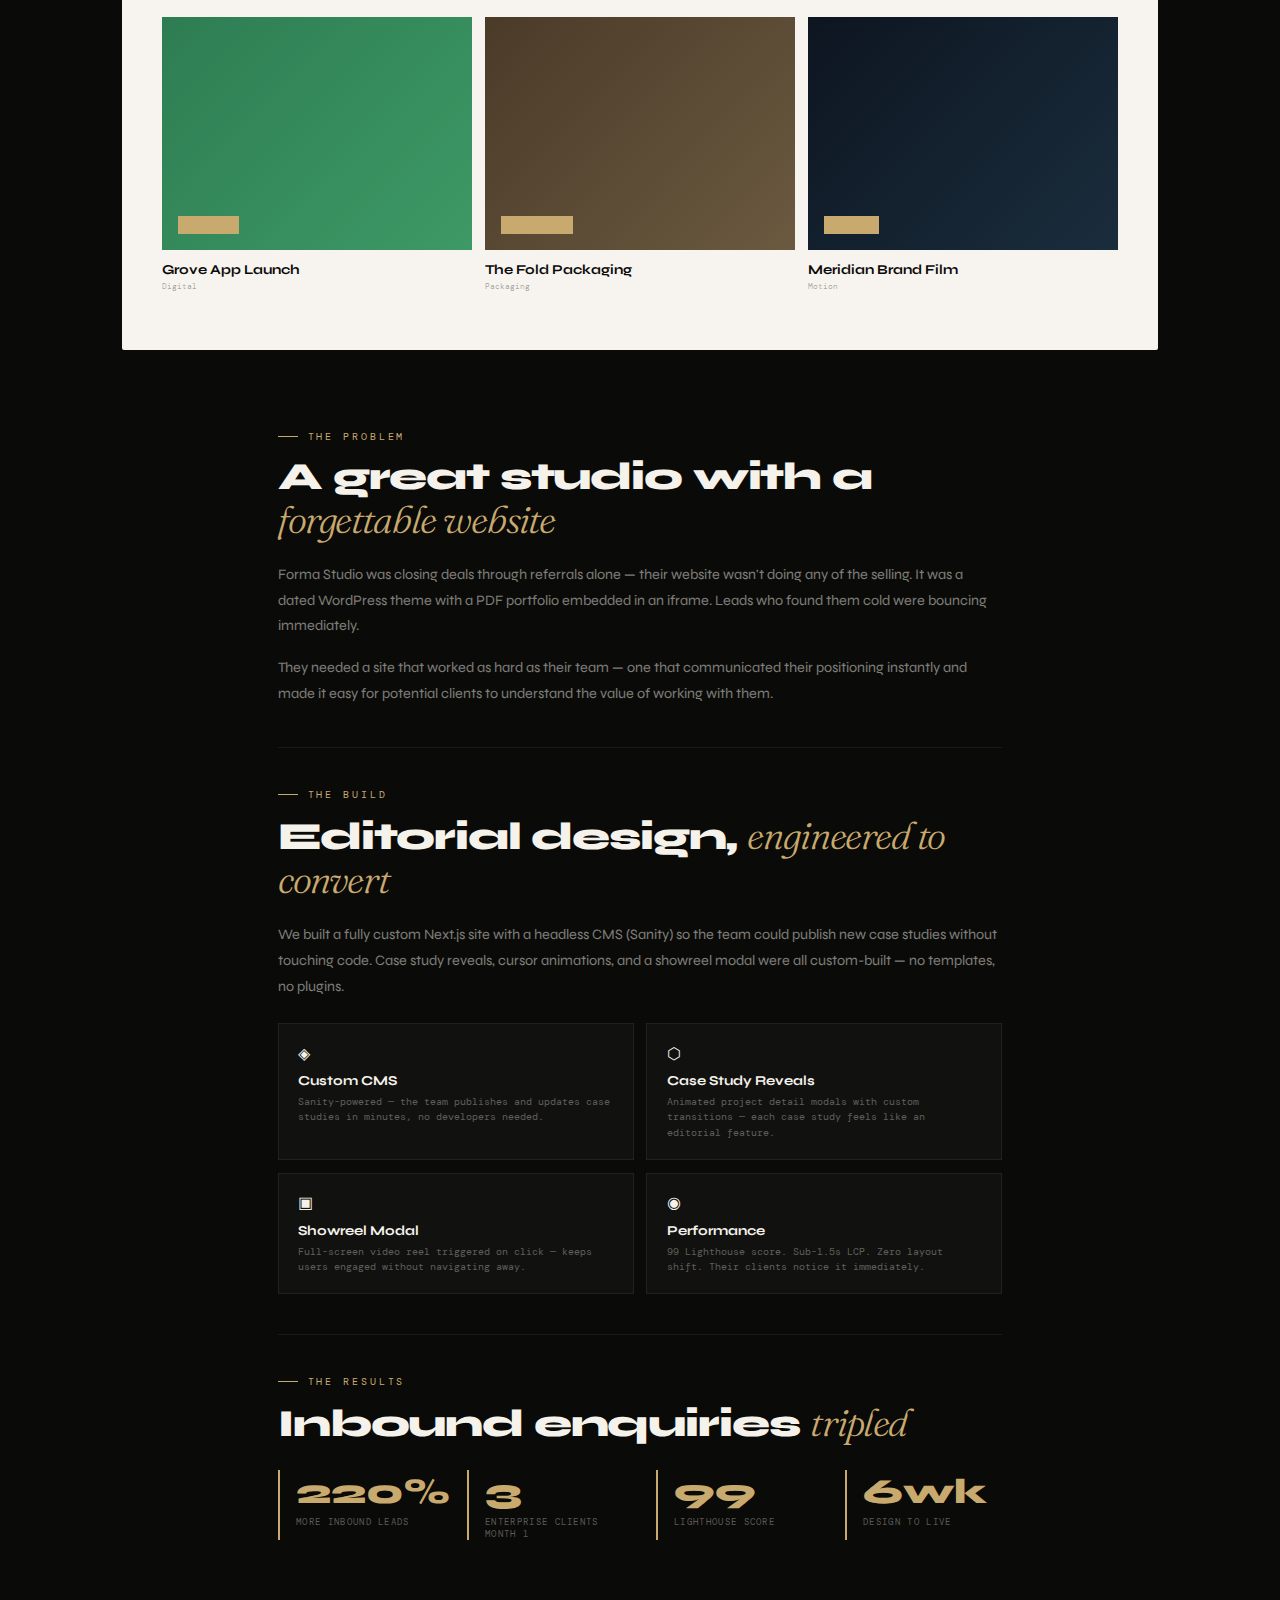
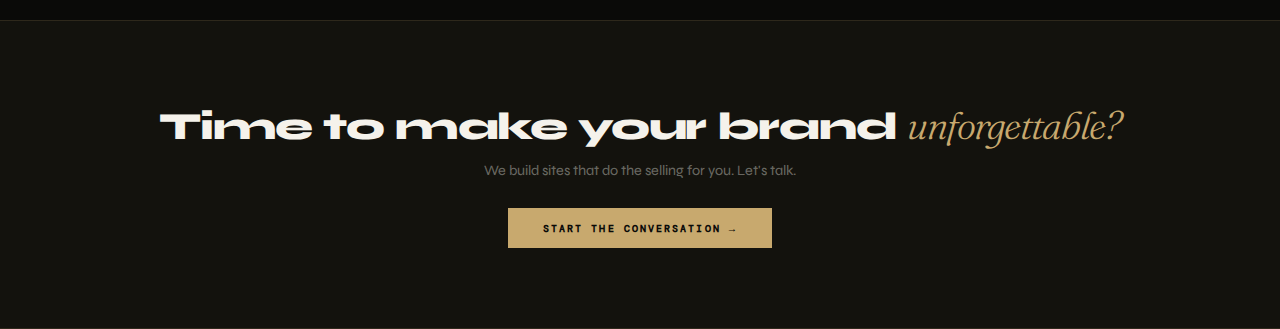
<file: DEVCRAFT/project-creative.html>
<!DOCTYPE html>
<html lang="en">
<head>
<meta charset="UTF-8"><meta name="viewport" content="width=device-width, initial-scale=1.0">
<title>Creative Agency — DevCraft Case Study</title>
<link rel="preconnect" href="https://fonts.googleapis.com">
<link href="https://fonts.googleapis.com/css2?family=Syne:wght@400;600;700;800&family=DM+Mono:wght@300;400;500&family=Fraunces:ital,opsz,wght@1,9..144,300&display=swap" rel="stylesheet">
<style>
:root{--ink:#0a0a08;--paper:#f5f2eb;--gold:#c8a96e;--rust:#b85c38;--blue:#1a3a5c;--font-d:'Syne',sans-serif;--font-m:'DM Mono',monospace;--font-s:'Fraunces',serif;}
*{margin:0;padding:0;box-sizing:border-box;}
body{background:var(--ink);color:var(--paper);font-family:var(--font-d);overflow-x:hidden;}
a{text-decoration:none;color:inherit;}
.back-bar{position:fixed;top:0;left:0;right:0;z-index:9999;height:48px;background:rgba(10,10,8,.96);backdrop-filter:blur(12px);border-bottom:1px solid rgba(200,169,110,.2);display:flex;align-items:center;justify-content:space-between;padding:0 2rem;}
.back-link{display:flex;align-items:center;gap:.6rem;font-family:var(--font-m);font-size:.65rem;letter-spacing:.2em;text-transform:uppercase;color:var(--gold);transition:gap .2s;}
.back-link:hover{gap:1rem;}
.back-tag{font-family:var(--font-m);font-size:.55rem;letter-spacing:.2em;text-transform:uppercase;padding:.3rem .8rem;border:1px solid rgba(200,169,110,.3);color:rgba(200,169,110,.6);}
.cs-intro{padding:7rem 3rem 4rem;max-width:900px;margin:0 auto;text-align:center;}
.cs-tag{font-family:var(--font-m);font-size:.65rem;letter-spacing:.3em;color:var(--gold);text-transform:uppercase;margin-bottom:1.5rem;}
.cs-title{font-size:clamp(2.2rem,5vw,3.8rem);font-weight:800;letter-spacing:-.03em;line-height:1.05;margin-bottom:1.5rem;}
.cs-title em{font-family:var(--font-s);font-style:italic;font-weight:300;color:var(--gold);}
.cs-desc{font-size:.95rem;line-height:1.8;color:rgba(245,242,235,.5);max-width:600px;margin:0 auto;}
.cs-stats{display:flex;justify-content:center;gap:3rem;margin-top:3rem;padding-top:3rem;border-top:1px solid rgba(255,255,255,.07);}
.cs-stat-num{font-size:2rem;font-weight:800;color:var(--gold);}
.cs-stat-label{font-family:var(--font-m);font-size:.55rem;letter-spacing:.2em;color:rgba(245,242,235,.3);text-transform:uppercase;margin-top:.3rem;}

/* AGENCY SITE DEMO */
.site-wrap{max-width:1100px;margin:0 auto;padding:0 2rem;}
.site-shell{background:#f7f3ee;color:var(--ink);border-radius:2px;overflow:hidden;}
/* Site nav */
.site-nav{height:56px;background:#f7f3ee;border-bottom:1px solid rgba(0,0,0,.08);display:flex;align-items:center;justify-content:space-between;padding:0 2.5rem;position:sticky;top:0;z-index:10;}
.site-wordmark{font-size:1rem;font-weight:800;letter-spacing:-.02em;cursor:pointer;}
.site-nav-links{display:flex;gap:2rem;}
.site-nav-link{font-family:var(--font-m);font-size:.6rem;letter-spacing:.12em;text-transform:uppercase;cursor:pointer;color:rgba(0,0,0,.4);transition:color .2s;}
.site-nav-link:hover{color:var(--ink);}
.site-cta-btn{font-family:var(--font-m);font-size:.55rem;letter-spacing:.15em;text-transform:uppercase;padding:.45rem 1.1rem;background:var(--ink);color:var(--paper);cursor:pointer;border:none;transition:background .2s;}
.site-cta-btn:hover{background:var(--gold);color:var(--ink);}

/* Hero section */
.site-hero{padding:5rem 2.5rem;display:grid;grid-template-columns:1fr 1fr;gap:3rem;align-items:center;min-height:320px;}
.site-hero-left{}
.site-hero-tag{font-family:var(--font-m);font-size:.55rem;letter-spacing:.3em;text-transform:uppercase;color:rgba(0,0,0,.35);margin-bottom:1rem;}
.site-hero-h{font-size:clamp(2rem,4vw,3.2rem);font-weight:800;letter-spacing:-.03em;line-height:1;margin-bottom:1rem;}
.site-hero-h em{font-family:var(--font-s);font-style:italic;font-weight:300;color:var(--gold);}
.site-hero-p{font-size:.85rem;line-height:1.7;color:rgba(0,0,0,.5);margin-bottom:1.5rem;}
.site-hero-actions{display:flex;gap:.8rem;}
.sha-pri{padding:.65rem 1.5rem;background:var(--ink);color:var(--paper);font-family:var(--font-m);font-size:.6rem;letter-spacing:.15em;text-transform:uppercase;cursor:pointer;border:none;transition:background .2s;}
.sha-pri:hover{background:var(--gold);color:var(--ink);}
.sha-sec{padding:.65rem 1.5rem;background:none;color:var(--ink);font-family:var(--font-m);font-size:.6rem;letter-spacing:.15em;text-transform:uppercase;cursor:pointer;border:1px solid rgba(0,0,0,.2);transition:all .2s;}
.sha-sec:hover{border-color:var(--ink);}
.site-hero-right{background:#1a1a18;aspect-ratio:4/3;position:relative;overflow:hidden;cursor:pointer;}
.site-hero-img{width:100%;height:100%;object-fit:cover;display:flex;align-items:center;justify-content:center;}
.hero-play{position:absolute;inset:0;display:flex;align-items:center;justify-content:center;}
.hero-play-btn{width:52px;height:52px;background:rgba(245,242,235,.9);border-radius:50%;display:flex;align-items:center;justify-content:center;font-size:1.2rem;cursor:pointer;transition:transform .2s;color:var(--ink);}
.hero-play-btn:hover{transform:scale(1.1);}

/* Clients strip */
.site-clients{padding:1.5rem 2.5rem;border-top:1px solid rgba(0,0,0,.08);border-bottom:1px solid rgba(0,0,0,.08);display:flex;align-items:center;gap:2rem;overflow-x:auto;}
.clients-label{font-family:var(--font-m);font-size:.5rem;letter-spacing:.2em;text-transform:uppercase;color:rgba(0,0,0,.25);white-space:nowrap;}
.client-pill{height:8px;background:rgba(0,0,0,.1);border-radius:4px;flex-shrink:0;}

/* Case studies grid */
.site-work{padding:3rem 2.5rem;}
.site-work-header{display:flex;justify-content:space-between;align-items:flex-end;margin-bottom:1.5rem;}
.swh-title{font-size:1.5rem;font-weight:800;letter-spacing:-.03em;}
.swh-link{font-family:var(--font-m);font-size:.58rem;letter-spacing:.12em;text-transform:uppercase;color:rgba(0,0,0,.35);cursor:pointer;transition:color .2s;}
.swh-link:hover{color:var(--ink);}
.work-grid{display:grid;grid-template-columns:1fr 1fr 1fr;gap:.8rem;}
.wcard{cursor:pointer;position:relative;overflow:hidden;}
.wcard-img{aspect-ratio:4/3;position:relative;overflow:hidden;}
.wcard-img-inner{width:100%;height:100%;transition:transform .5s cubic-bezier(.16,1,.3,1);}
.wcard:hover .wcard-img-inner{transform:scale(1.05);}
.wcard-overlay{position:absolute;inset:0;background:rgba(0,0,0,.0);transition:background .3s;display:flex;align-items:flex-end;padding:1rem;}
.wcard:hover .wcard-overlay{background:rgba(0,0,0,.35);}
.wcard-tag{font-family:var(--font-m);font-size:.48rem;letter-spacing:.12em;text-transform:uppercase;color:rgba(255,255,255,.0);transition:color .3s;background:rgba(200,169,110,1);padding:.25rem .6rem;}
.wcard:hover .wcard-tag{color:#fff;}
.wcard-info{padding:.7rem 0;}
.wcard-title{font-size:.85rem;font-weight:700;margin-bottom:.2rem;}
.wcard-sub{font-family:var(--font-m);font-size:.5rem;color:rgba(0,0,0,.35);}

/* Modal */
.modal-bg{position:fixed;inset:0;background:rgba(0,0,0,.6);z-index:8000;opacity:0;transition:opacity .3s;pointer-events:none;}
.modal-bg.open{opacity:1;pointer-events:all;}
.modal{position:fixed;top:50%;left:50%;transform:translate(-50%,-45%);z-index:8001;background:#f7f3ee;width:min(680px,90vw);max-height:80vh;overflow-y:auto;transition:transform .4s cubic-bezier(.16,1,.3,1),opacity .3s;opacity:0;pointer-events:none;}
.modal.open{transform:translate(-50%,-50%);opacity:1;pointer-events:all;}
.modal-img{aspect-ratio:16/9;background:#1a1a18;position:relative;overflow:hidden;display:flex;align-items:center;justify-content:center;}
.modal-body{padding:2rem;}
.modal-tag{font-family:var(--font-m);font-size:.52rem;letter-spacing:.15em;text-transform:uppercase;color:var(--gold);margin-bottom:.5rem;}
.modal-title{font-size:1.4rem;font-weight:800;letter-spacing:-.02em;margin-bottom:.8rem;}
.modal-desc{font-size:.88rem;line-height:1.75;color:rgba(0,0,0,.55);}
.modal-close{position:absolute;top:1rem;right:1rem;background:rgba(255,255,255,.8);border:none;width:32px;height:32px;cursor:pointer;font-size:1rem;display:flex;align-items:center;justify-content:center;}

/* case study text */
.cs-body{max-width:820px;margin:0 auto;padding:5rem 3rem;}
.stag{font-family:var(--font-m);font-size:.6rem;letter-spacing:.3em;color:var(--gold);text-transform:uppercase;margin-bottom:.8rem;display:flex;align-items:center;gap:.6rem;}
.stag::before{content:'';width:20px;height:1px;background:var(--gold);}
.cs-body h2{font-size:clamp(1.6rem,3vw,2.5rem);font-weight:800;letter-spacing:-.03em;line-height:1.1;margin-bottom:1.2rem;}
.cs-body h2 em{font-family:var(--font-s);font-style:italic;font-weight:300;color:var(--gold);}
.cs-body p{font-size:.9rem;line-height:1.8;color:rgba(245,242,235,.5);margin-bottom:1rem;}
.div{width:100%;height:1px;background:rgba(255,255,255,.07);margin:2.5rem 0;}
.feats{display:grid;grid-template-columns:1fr 1fr;gap:.8rem;margin-top:1.5rem;}
.feat{background:rgba(255,255,255,.03);border:1px solid rgba(255,255,255,.07);padding:1.2rem;}
.feat-i{font-size:1rem;margin-bottom:.6rem;}
.feat-t{font-size:.85rem;font-weight:700;margin-bottom:.3rem;}
.feat-d{font-family:var(--font-m);font-size:.6rem;line-height:1.6;color:rgba(245,242,235,.35);}
.results{display:flex;gap:2rem;margin-top:1.5rem;flex-wrap:wrap;}
.res{flex:1;min-width:120px;border-left:2px solid var(--gold);padding-left:1rem;}
.res-n{font-size:2.2rem;font-weight:800;color:var(--gold);}
.res-l{font-family:var(--font-m);font-size:.55rem;letter-spacing:.15em;color:rgba(245,242,235,.35);text-transform:uppercase;margin-top:.2rem;}
.cta-section{background:rgba(200,169,110,.05);border-top:1px solid rgba(200,169,110,.15);border-bottom:1px solid rgba(200,169,110,.15);padding:5rem 3rem;text-align:center;}
.cta-section h2{font-size:clamp(1.6rem,3vw,2.5rem);font-weight:800;letter-spacing:-.03em;margin-bottom:.8rem;}
.cta-section h2 em{font-family:var(--font-s);font-style:italic;font-weight:300;color:var(--gold);}
.cta-section p{font-size:.9rem;color:rgba(245,242,235,.4);margin-bottom:1.8rem;}
.cta-btn{display:inline-flex;align-items:center;gap:.7rem;background:var(--gold);color:var(--ink);padding:.85rem 2.2rem;font-family:var(--font-m);font-size:.65rem;letter-spacing:.2em;text-transform:uppercase;font-weight:600;transition:background .2s;}
.cta-btn:hover{background:#d4b87a;}
@media(max-width:768px){
  .cs-intro{padding:5rem 1.5rem 3rem;}
  .cs-stats{flex-direction:column;gap:1.5rem;align-items:center;}
  .site-wrap{padding:0 0 2rem;}
  .site-hero{grid-template-columns:1fr;gap:1.5rem;padding:3rem 1.5rem;}
  .site-hero-right{display:none;}
  .site-nav-links{display:none;}
  .work-grid{grid-template-columns:1fr 1fr;}
  .cs-body{padding:3rem 1.5rem;}
  .feats{grid-template-columns:1fr;}
  .cta-section{padding:3rem 1.5rem;}
}
</style>
</head>
<body>
<div class="back-bar">
  <a href="index.html" class="back-link">← Back to DevCraft</a>
  <span class="back-tag">Agency Site · Case Study</span>
</div>

<div class="cs-intro">
  <div class="cs-tag">Case Study — 2024</div>
  <h1 class="cs-title">A creative studio that <em>looks the part</em></h1>
  <p class="cs-desc">A full brand presence for a London-based creative agency. Custom CMS, animated case study reveals, and an editorial layout that won them three new enterprise clients in the first month.</p>
  <div class="cs-stats">
    <div><div class="cs-stat-num">3</div><div class="cs-stat-label">Enterprise Clients in Month 1</div></div>
    <div><div class="cs-stat-num">220%</div><div class="cs-stat-label">Increase in Inbound Leads</div></div>
    <div><div class="cs-stat-num">6wk</div><div class="cs-stat-label">Design to Live</div></div>
  </div>
</div>

<div class="site-wrap">
  <div class="site-shell">
    <div class="site-nav">
      <div class="site-wordmark">Forma Studio</div>
      <div class="site-nav-links">
        <div class="site-nav-link">Work</div>
        <div class="site-nav-link">About</div>
        <div class="site-nav-link">Services</div>
        <div class="site-nav-link">Journal</div>
      </div>
      <button class="site-cta-btn">Get in Touch</button>
    </div>
    <div class="site-hero">
      <div class="site-hero-left">
        <div class="site-hero-tag">Award-Winning Creative Studio</div>
        <h2 class="site-hero-h">We make <em>brands</em> people remember</h2>
        <p class="site-hero-p">Strategy, identity, and digital — built together. We partner with founders and CMOs who refuse to be forgettable.</p>
        <div class="site-hero-actions">
          <button class="sha-pri" onclick="scrollToWork()">View Work</button>
          <button class="sha-sec">Our Process</button>
        </div>
      </div>
      <div class="site-hero-right" onclick="showReel()">
        <div style="width:100%;height:100%;background:linear-gradient(135deg,#1a1a18,#2a2a28);display:flex;align-items:center;justify-content:center;">
          <div style="text-align:center;">
            <div style="font-family:var(--font-m);font-size:.5rem;letter-spacing:.2em;color:rgba(255,255,255,.3);margin-bottom:.8rem;text-transform:uppercase;">Showreel 2024</div>
            <div class="hero-play-btn">▶</div>
          </div>
        </div>
      </div>
    </div>
    <div class="site-clients">
      <div class="clients-label">Trusted by</div>
      <div class="client-pill" style="width:55px"></div>
      <div class="client-pill" style="width:40px"></div>
      <div class="client-pill" style="width:65px"></div>
      <div class="client-pill" style="width:48px"></div>
      <div class="client-pill" style="width:72px"></div>
      <div class="client-pill" style="width:44px"></div>
    </div>
    <div class="site-work" id="workSection">
      <div class="site-work-header">
        <div class="swh-title">Selected Work</div>
        <div class="swh-link">View All →</div>
      </div>
      <div class="work-grid" id="workGrid"></div>
    </div>
  </div>
</div>

<!-- Modal -->
<div class="modal-bg" id="modalBg" onclick="closeModal()"></div>
<div class="modal" id="modal">
  <div class="modal-img" id="modalImg"></div>
  <button class="modal-close" onclick="closeModal()">✕</button>
  <div class="modal-body">
    <div class="modal-tag" id="modalTag"></div>
    <div class="modal-title" id="modalTitle"></div>
    <div class="modal-desc" id="modalDesc"></div>
  </div>
</div>

<div class="cs-body">
  <div class="stag">The Problem</div>
  <h2>A great studio with a <em>forgettable website</em></h2>
  <p>Forma Studio was closing deals through referrals alone — their website wasn't doing any of the selling. It was a dated WordPress theme with a PDF portfolio embedded in an iframe. Leads who found them cold were bouncing immediately.</p>
  <p>They needed a site that worked as hard as their team — one that communicated their positioning instantly and made it easy for potential clients to understand the value of working with them.</p>
  <div class="div"></div>
  <div class="stag">The Build</div>
  <h2>Editorial design, <em>engineered to convert</em></h2>
  <p>We built a fully custom Next.js site with a headless CMS (Sanity) so the team could publish new case studies without touching code. Case study reveals, cursor animations, and a showreel modal were all custom-built — no templates, no plugins.</p>
  <div class="feats">
    <div class="feat"><div class="feat-i">◈</div><div class="feat-t">Custom CMS</div><div class="feat-d">Sanity-powered — the team publishes and updates case studies in minutes, no developers needed.</div></div>
    <div class="feat"><div class="feat-i">⬡</div><div class="feat-t">Case Study Reveals</div><div class="feat-d">Animated project detail modals with custom transitions — each case study feels like an editorial feature.</div></div>
    <div class="feat"><div class="feat-i">▣</div><div class="feat-t">Showreel Modal</div><div class="feat-d">Full-screen video reel triggered on click — keeps users engaged without navigating away.</div></div>
    <div class="feat"><div class="feat-i">◉</div><div class="feat-t">Performance</div><div class="feat-d">99 Lighthouse score. Sub-1.5s LCP. Zero layout shift. Their clients notice it immediately.</div></div>
  </div>
  <div class="div"></div>
  <div class="stag">The Results</div>
  <h2>Inbound enquiries <em>tripled</em></h2>
  <div class="results">
    <div class="res"><div class="res-n">220%</div><div class="res-l">More Inbound Leads</div></div>
    <div class="res"><div class="res-n">3</div><div class="res-l">Enterprise Clients Month 1</div></div>
    <div class="res"><div class="res-n">99</div><div class="res-l">Lighthouse Score</div></div>
    <div class="res"><div class="res-n">6wk</div><div class="res-l">Design to Live</div></div>
  </div>
</div>

<div class="cta-section">
  <h2>Time to make your brand <em>unforgettable?</em></h2>
  <p>We build sites that do the selling for you. Let's talk.</p>
  <a href="index.html#contact" class="cta-btn">Start the Conversation →</a>
</div>

<script>
var projects=[
  {title:'Orbit Rebrand',tag:'Brand Identity',color:'linear-gradient(135deg,#1a1a18,#2d2d2a)',desc:'Full identity system for a B2B SaaS company. Logo, type system, motion language, and a brand guideline document that their 40-person team actually uses.'},
  {title:'Solstice Campaign',tag:'Art Direction',color:'linear-gradient(135deg,#b85c38,#c8a96e)',desc:'Global campaign for a luxury fragrance brand. Art direction, photography brief, and all digital assets — delivered in four weeks ahead of their product launch.'},
  {title:'Apex Annual Report',tag:'Editorial Design',color:'linear-gradient(135deg,#1a3a5c,#2d5a8c)',desc:'108-page annual report for a listed financial firm. Data visualisation, editorial layout, and print-ready delivery. Won a D&AD pencil.'},
  {title:'Grove App Launch',tag:'Digital',color:'linear-gradient(135deg,#2e7d52,#3d9966)',desc:'App store visuals, launch campaign, and onboarding UI for a health-tech startup. 40,000 downloads in the first two weeks.'},
  {title:'The Fold Packaging',tag:'Packaging',color:'linear-gradient(135deg,#4a3a28,#6b5a40)',desc:'Premium packaging system for a fashion accessories brand. Embossed foiling, custom tissue, and an unboxing experience their customers post about unprompted.'},
  {title:'Meridian Brand Film',tag:'Motion',color:'linear-gradient(135deg,#0d1520,#1a2d3d)',desc:'2-minute brand film for a property development group. Concept, script, direction, and post-production — from brief to final cut in six weeks.'},
];
function renderWork(){
  var grid=document.getElementById('workGrid');grid.innerHTML='';
  projects.forEach(function(p){
    var card=document.createElement('div');card.className='wcard';
    card.innerHTML='<div class="wcard-img"><div class="wcard-img-inner" style="background:'+p.color+';width:100%;height:100%"></div><div class="wcard-overlay"><div class="wcard-tag">'+p.tag+'</div></div></div><div class="wcard-info"><div class="wcard-title">'+p.title+'</div><div class="wcard-sub">'+p.tag+'</div></div>';
    card.onclick=function(){openModal(p);};
    grid.appendChild(card);
  });
}
renderWork();
function openModal(p){
  document.getElementById('modalImg').style.background=p.color;
  document.getElementById('modalTag').textContent=p.tag;
  document.getElementById('modalTitle').textContent=p.title;
  document.getElementById('modalDesc').textContent=p.desc;
  document.getElementById('modalBg').classList.add('open');
  document.getElementById('modal').classList.add('open');
}
function closeModal(){
  document.getElementById('modalBg').classList.remove('open');
  document.getElementById('modal').classList.remove('open');
}
function scrollToWork(){document.getElementById('workSection').scrollIntoView({behavior:'smooth'});}
function showReel(){alert('Showreel would play here — full-screen video modal with custom controls.');}
</script>
</body>
</html>
</file>
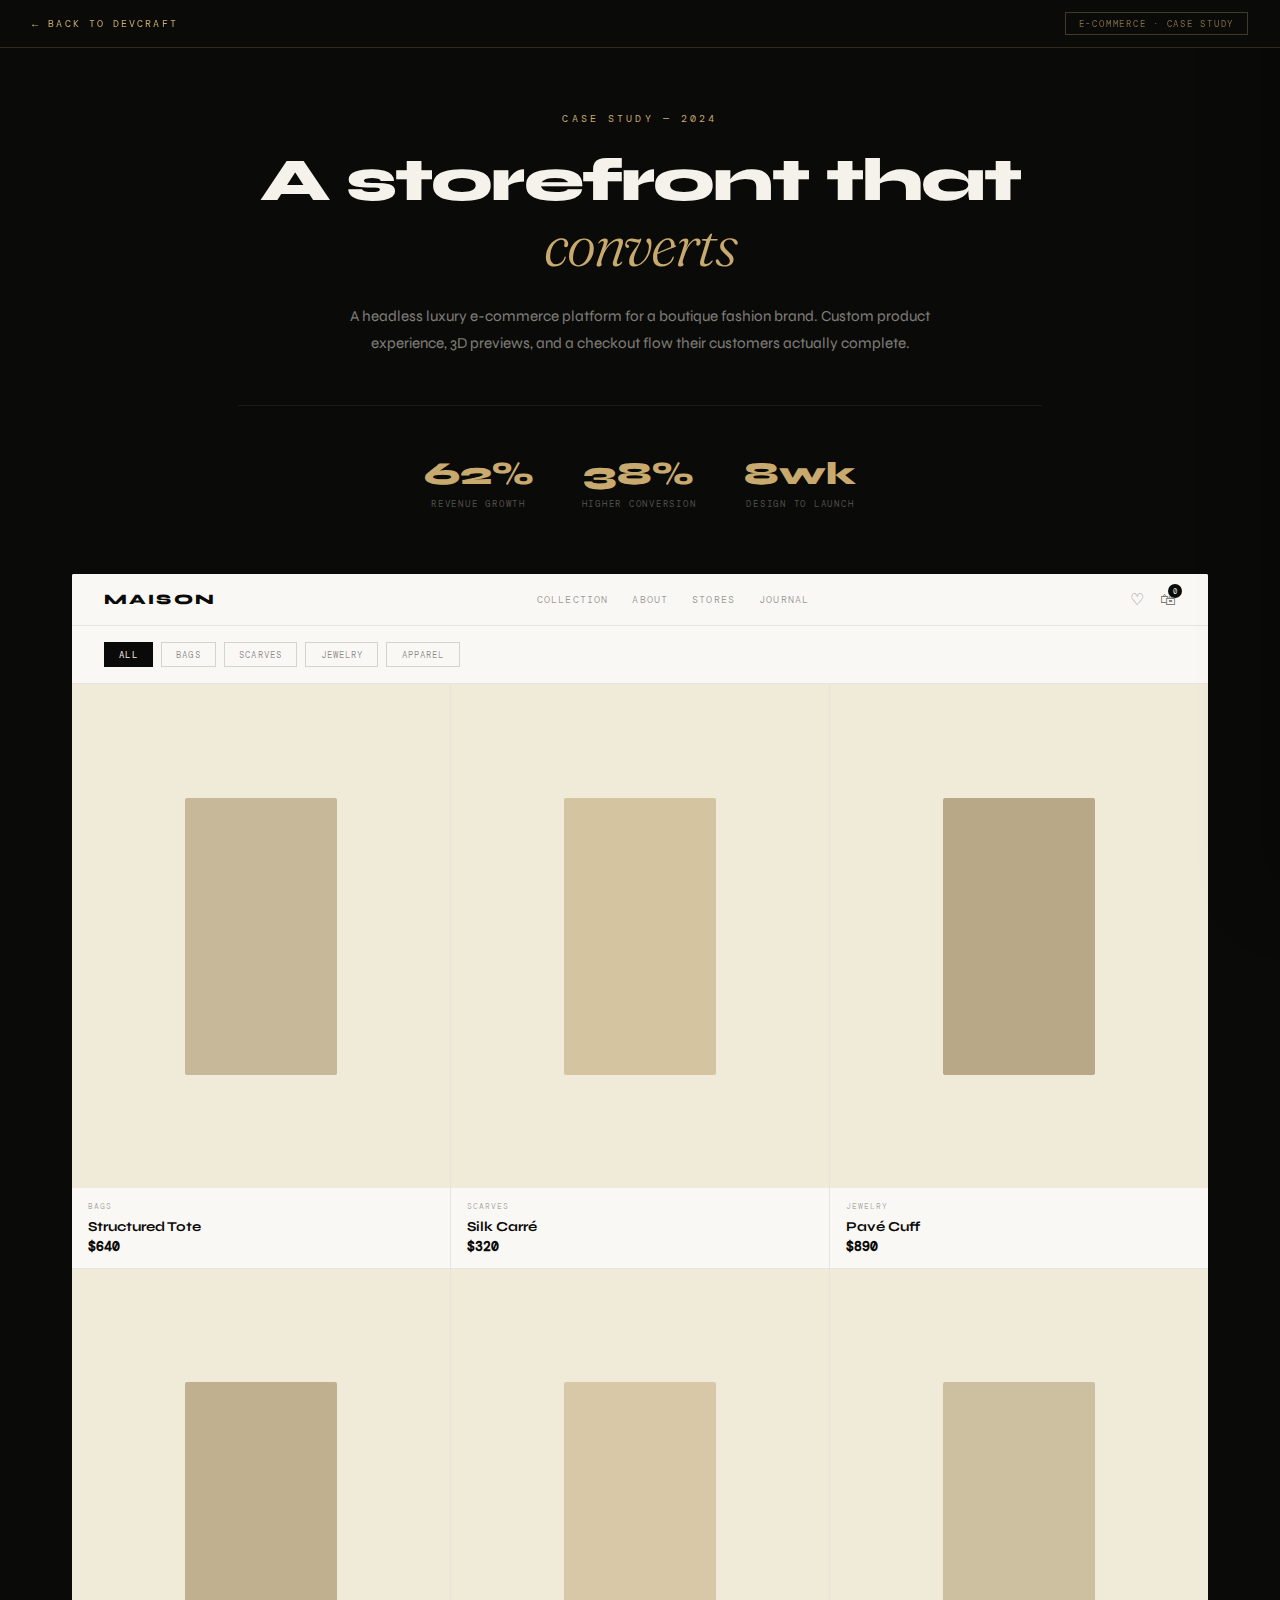
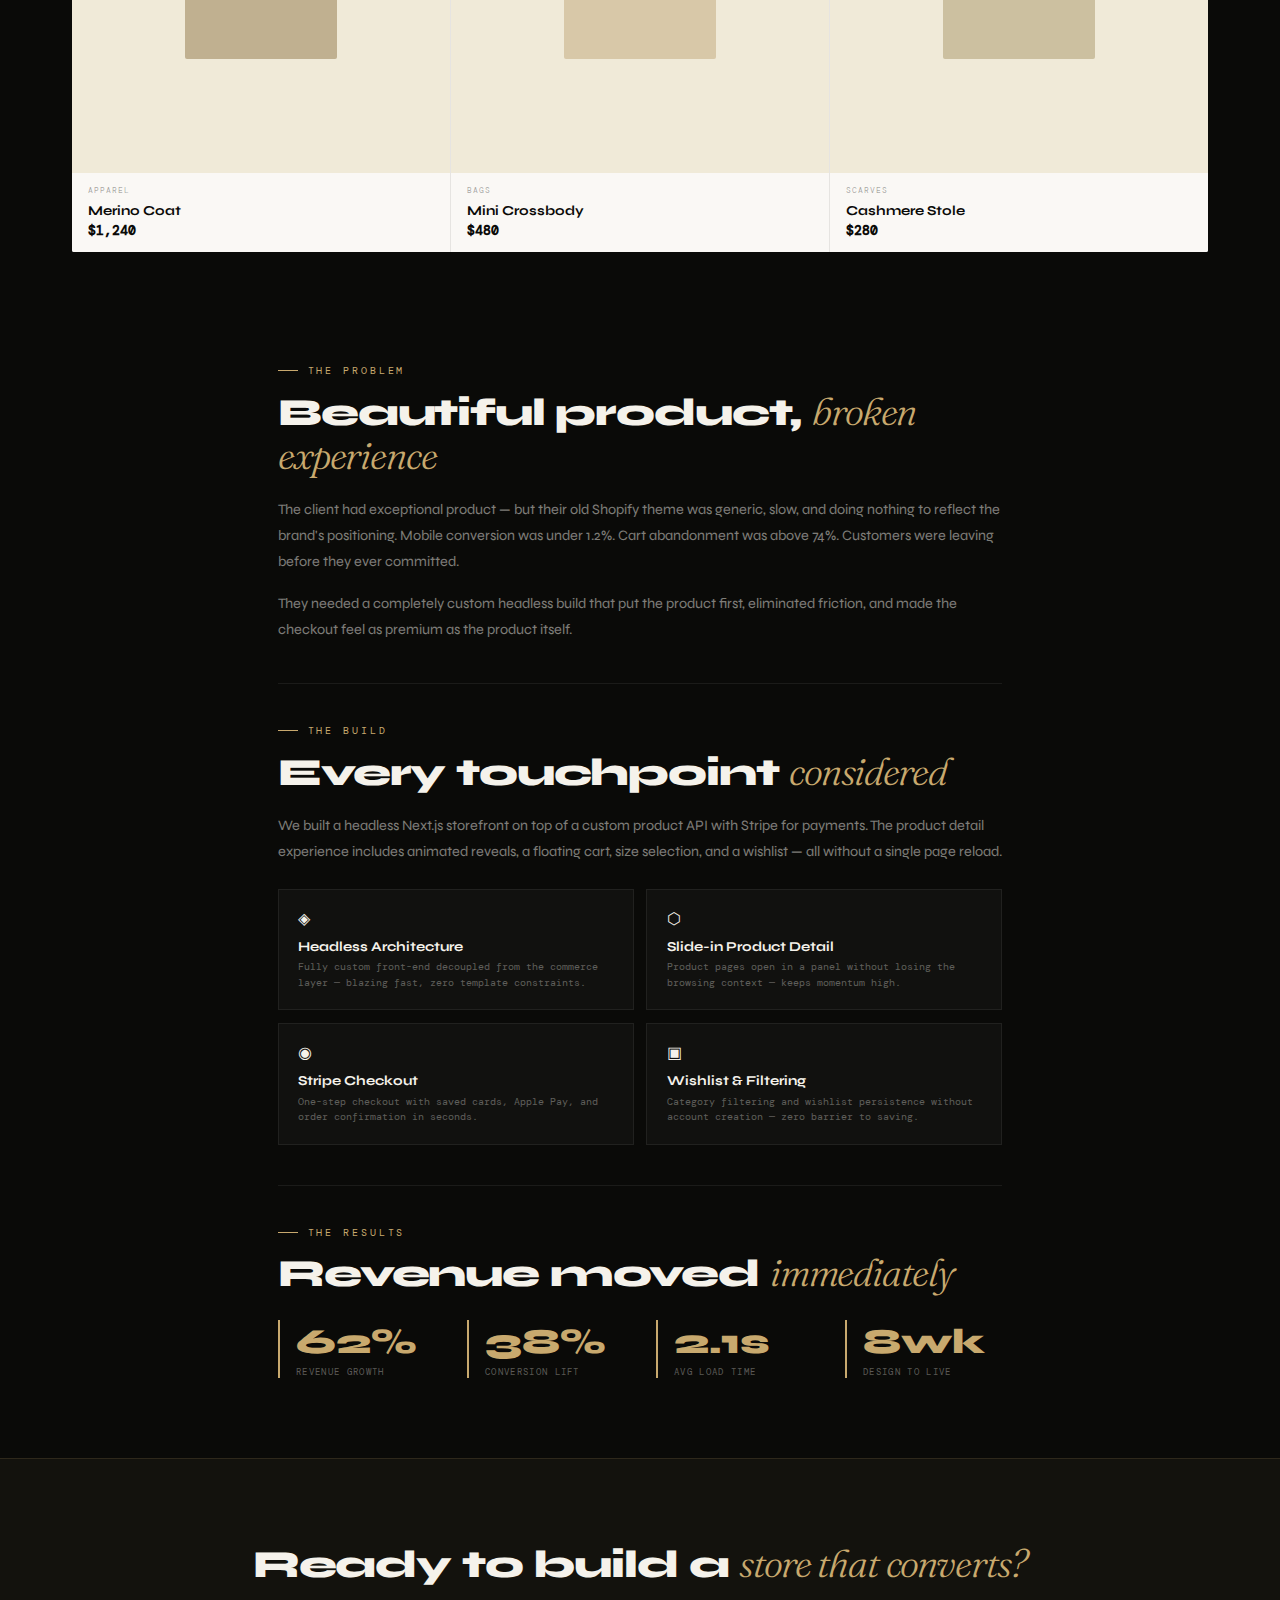
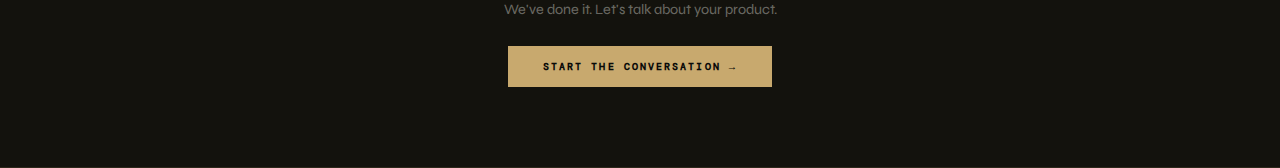
<file: DEVCRAFT/project-ecommerce.html>
<!DOCTYPE html>
<html lang="en">
<head>
<meta charset="UTF-8"><meta name="viewport" content="width=device-width, initial-scale=1.0">
<title>Luxury E-Commerce — DevCraft Case Study</title>
<link rel="preconnect" href="https://fonts.googleapis.com">
<link href="https://fonts.googleapis.com/css2?family=Syne:wght@400;600;700;800&family=DM+Mono:wght@300;400;500&family=Fraunces:ital,opsz,wght@1,9..144,300&display=swap" rel="stylesheet">
<style>
:root{--ink:#0a0a08;--paper:#f5f2eb;--gold:#c8a96e;--bg:#faf8f5;--warm:#f0ead8;--border:rgba(0,0,0,.08);--font-d:'Syne',sans-serif;--font-m:'DM Mono',monospace;--font-s:'Fraunces',serif;}
*{margin:0;padding:0;box-sizing:border-box;}
body{background:var(--ink);color:var(--paper);font-family:var(--font-d);overflow-x:hidden;}
a{text-decoration:none;color:inherit;}
.back-bar{position:fixed;top:0;left:0;right:0;z-index:9999;height:48px;background:rgba(10,10,8,.96);backdrop-filter:blur(12px);border-bottom:1px solid rgba(200,169,110,.2);display:flex;align-items:center;justify-content:space-between;padding:0 2rem;}
.back-link{display:flex;align-items:center;gap:.6rem;font-family:var(--font-m);font-size:.65rem;letter-spacing:.2em;text-transform:uppercase;color:var(--gold);transition:gap .2s;}
.back-link:hover{gap:1rem;}
.back-tag{font-family:var(--font-m);font-size:.55rem;letter-spacing:.2em;text-transform:uppercase;padding:.3rem .8rem;border:1px solid rgba(200,169,110,.3);color:rgba(200,169,110,.6);}
.cs-intro{padding:7rem 3rem 4rem;max-width:900px;margin:0 auto;text-align:center;}
.cs-tag{font-family:var(--font-m);font-size:.65rem;letter-spacing:.3em;color:var(--gold);text-transform:uppercase;margin-bottom:1.5rem;}
.cs-title{font-size:clamp(2.2rem,5vw,3.8rem);font-weight:800;letter-spacing:-.03em;line-height:1.05;margin-bottom:1.5rem;}
.cs-title em{font-family:var(--font-s);font-style:italic;font-weight:300;color:var(--gold);}
.cs-desc{font-size:.95rem;line-height:1.8;color:rgba(245,242,235,.5);max-width:600px;margin:0 auto;}
.cs-stats{display:flex;justify-content:center;gap:3rem;margin-top:3rem;padding-top:3rem;border-top:1px solid rgba(255,255,255,.07);}
.cs-stat-num{font-size:2rem;font-weight:800;color:var(--gold);}
.cs-stat-label{font-family:var(--font-m);font-size:.55rem;letter-spacing:.2em;color:rgba(245,242,235,.3);text-transform:uppercase;margin-top:.3rem;}

/* STORE SHELL */
.store-wrap{max-width:1200px;margin:0 auto;padding:0 2rem 2rem;}
.store-shell{background:var(--bg);color:var(--ink);border-radius:2px;overflow:hidden;}
/* Store nav */
.store-nav{height:52px;background:var(--bg);border-bottom:1px solid var(--border);display:flex;align-items:center;justify-content:space-between;padding:0 2rem;}
.store-logo{font-size:.9rem;font-weight:800;letter-spacing:.15em;text-transform:uppercase;color:var(--ink);}
.store-links{display:flex;gap:1.5rem;}
.store-link{font-family:var(--font-m);font-size:.6rem;letter-spacing:.12em;color:rgba(0,0,0,.4);cursor:pointer;transition:color .2s;text-transform:uppercase;}
.store-link:hover{color:var(--ink);}
.store-icons{display:flex;gap:1rem;align-items:center;}
.store-icon{font-size:1rem;cursor:pointer;position:relative;color:rgba(0,0,0,.5);transition:color .2s;}
.store-icon:hover{color:var(--ink);}
.cart-count{position:absolute;top:-6px;right:-6px;background:var(--ink);color:var(--paper);width:14px;height:14px;border-radius:50%;font-family:var(--font-m);font-size:.45rem;display:flex;align-items:center;justify-content:center;}
/* Category filter */
.store-cats{display:flex;gap:.5rem;padding:1rem 2rem;border-bottom:1px solid var(--border);overflow-x:auto;}
.store-cat{font-family:var(--font-m);font-size:.55rem;letter-spacing:.12em;text-transform:uppercase;padding:.35rem .9rem;border:1px solid rgba(0,0,0,.15);cursor:pointer;transition:all .2s;color:rgba(0,0,0,.45);white-space:nowrap;}
.store-cat:hover,.store-cat.active{background:var(--ink);color:var(--paper);border-color:var(--ink);}
/* Product grid */
.prod-grid{display:grid;grid-template-columns:repeat(3,1fr);gap:1px;background:var(--border);}
.prod-card{background:var(--bg);cursor:pointer;transition:all .2s;position:relative;}
.prod-card:hover .prod-overlay{opacity:1;}
.prod-img{aspect-ratio:3/4;background:var(--warm);display:flex;align-items:center;justify-content:center;position:relative;overflow:hidden;}
.prod-img-inner{width:40%;height:55%;border-radius:2px;transition:transform .4s cubic-bezier(.16,1,.3,1);}
.prod-card:hover .prod-img-inner{transform:scale(1.06);}
.prod-overlay{position:absolute;inset:0;background:rgba(10,10,8,.4);opacity:0;transition:opacity .3s;display:flex;align-items:center;justify-content:center;}
.prod-overlay-btn{background:var(--paper);color:var(--ink);padding:.5rem 1.2rem;font-family:var(--font-m);font-size:.55rem;letter-spacing:.15em;text-transform:uppercase;cursor:pointer;transition:background .2s;}
.prod-overlay-btn:hover{background:var(--gold);}
.prod-info{padding:.8rem 1rem;}
.prod-name{font-size:.85rem;font-weight:700;margin-bottom:.2rem;}
.prod-cat{font-family:var(--font-m);font-size:.5rem;color:rgba(0,0,0,.35);letter-spacing:.12em;text-transform:uppercase;margin-bottom:.4rem;}
.prod-price{font-family:var(--font-m);font-size:.8rem;font-weight:600;}
/* Product detail panel */
.prod-detail{
  position:fixed;top:0;right:0;bottom:0;width:420px;
  background:var(--bg);color:var(--ink);
  box-shadow:-20px 0 60px rgba(0,0,0,.2);
  z-index:5000;
  transform:translateX(100%);
  transition:transform .5s cubic-bezier(.16,1,.3,1);
  display:flex;flex-direction:column;
  overflow-y:auto;
}
.prod-detail.open{transform:translateX(0);}
.pd-close{position:sticky;top:0;background:var(--bg);padding:1rem 1.5rem;border-bottom:1px solid var(--border);display:flex;justify-content:flex-end;z-index:1;}
.pd-close-btn{background:none;border:none;font-size:1.2rem;cursor:pointer;color:rgba(0,0,0,.4);transition:color .2s;}
.pd-close-btn:hover{color:var(--ink);}
.pd-img{aspect-ratio:1;display:flex;align-items:center;justify-content:center;background:var(--warm);}
.pd-img-inner{width:50%;height:60%;border-radius:2px;}
.pd-body{padding:1.5rem;}
.pd-cat{font-family:var(--font-m);font-size:.52rem;letter-spacing:.15em;text-transform:uppercase;color:rgba(0,0,0,.35);margin-bottom:.5rem;}
.pd-name{font-size:1.3rem;font-weight:800;letter-spacing:-.02em;margin-bottom:.4rem;}
.pd-price{font-family:var(--font-m);font-size:1.1rem;font-weight:600;color:var(--ink);margin-bottom:1rem;}
.pd-desc{font-size:.82rem;line-height:1.7;color:rgba(0,0,0,.5);margin-bottom:1.5rem;}
.pd-sizes{margin-bottom:1.2rem;}
.pd-label{font-family:var(--font-m);font-size:.5rem;letter-spacing:.15em;text-transform:uppercase;color:rgba(0,0,0,.4);margin-bottom:.5rem;}
.pd-size-row{display:flex;gap:.4rem;flex-wrap:wrap;}
.pd-size{padding:.35rem .8rem;border:1px solid rgba(0,0,0,.2);font-family:var(--font-m);font-size:.6rem;cursor:pointer;transition:all .2s;}
.pd-size:hover,.pd-size.sel{background:var(--ink);color:var(--paper);border-color:var(--ink);}
.pd-add{width:100%;padding:.85rem;background:var(--ink);color:var(--paper);border:none;font-family:var(--font-m);font-size:.65rem;letter-spacing:.2em;text-transform:uppercase;cursor:pointer;transition:background .2s;margin-bottom:.6rem;}
.pd-add:hover{background:#2a2a28;}
.pd-wish{width:100%;padding:.7rem;background:none;color:var(--ink);border:1px solid rgba(0,0,0,.2);font-family:var(--font-m);font-size:.6rem;letter-spacing:.15em;text-transform:uppercase;cursor:pointer;transition:all .2s;}
.pd-wish:hover{border-color:var(--ink);}
/* cart toast */
.toast{position:fixed;bottom:1.5rem;left:50%;transform:translateX(-50%) translateY(80px);z-index:9999;background:var(--ink);color:var(--paper);padding:.7rem 1.5rem;font-family:var(--font-m);font-size:.65rem;letter-spacing:.1em;transition:transform .4s cubic-bezier(.16,1,.3,1),opacity .4s;opacity:0;}
.toast.show{transform:translateX(-50%) translateY(0);opacity:1;}

/* CASE STUDY */
.cs-body{max-width:820px;margin:0 auto;padding:5rem 3rem;}
.stag{font-family:var(--font-m);font-size:.6rem;letter-spacing:.3em;color:var(--gold);text-transform:uppercase;margin-bottom:.8rem;display:flex;align-items:center;gap:.6rem;}
.stag::before{content:'';width:20px;height:1px;background:var(--gold);}
.cs-body h2{font-size:clamp(1.6rem,3vw,2.5rem);font-weight:800;letter-spacing:-.03em;line-height:1.1;margin-bottom:1.2rem;}
.cs-body h2 em{font-family:var(--font-s);font-style:italic;font-weight:300;color:var(--gold);}
.cs-body p{font-size:.9rem;line-height:1.8;color:rgba(245,242,235,.5);margin-bottom:1rem;}
.div{width:100%;height:1px;background:rgba(255,255,255,.07);margin:2.5rem 0;}
.feats{display:grid;grid-template-columns:1fr 1fr;gap:.8rem;margin-top:1.5rem;}
.feat{background:rgba(255,255,255,.03);border:1px solid rgba(255,255,255,.07);padding:1.2rem;}
.feat-i{font-size:1rem;margin-bottom:.6rem;}
.feat-t{font-size:.85rem;font-weight:700;margin-bottom:.3rem;}
.feat-d{font-family:var(--font-m);font-size:.6rem;line-height:1.6;color:rgba(245,242,235,.35);}
.results{display:flex;gap:2rem;margin-top:1.5rem;flex-wrap:wrap;}
.res{flex:1;min-width:120px;border-left:2px solid var(--gold);padding-left:1rem;}
.res-n{font-size:2.2rem;font-weight:800;color:var(--gold);}
.res-l{font-family:var(--font-m);font-size:.55rem;letter-spacing:.15em;color:rgba(245,242,235,.35);text-transform:uppercase;margin-top:.2rem;}
.cta-section{background:rgba(200,169,110,.05);border-top:1px solid rgba(200,169,110,.15);border-bottom:1px solid rgba(200,169,110,.15);padding:5rem 3rem;text-align:center;}
.cta-section h2{font-size:clamp(1.6rem,3vw,2.5rem);font-weight:800;letter-spacing:-.03em;margin-bottom:.8rem;}
.cta-section h2 em{font-family:var(--font-s);font-style:italic;font-weight:300;color:var(--gold);}
.cta-section p{font-size:.9rem;color:rgba(245,242,235,.4);margin-bottom:1.8rem;}
.cta-btn{display:inline-flex;align-items:center;gap:.7rem;background:var(--gold);color:var(--ink);padding:.85rem 2.2rem;font-family:var(--font-m);font-size:.65rem;letter-spacing:.2em;text-transform:uppercase;font-weight:600;transition:background .2s;}
.cta-btn:hover{background:#d4b87a;}
@media(max-width:768px){
  .cs-intro{padding:5rem 1.5rem 3rem;}
  .cs-stats{flex-direction:column;gap:1.5rem;align-items:center;}
  .store-wrap{padding:0 0 2rem;}
  .store-links{display:none;}
  .prod-grid{grid-template-columns:repeat(2,1fr);}
  .prod-detail{width:100%;}
  .cs-body{padding:3rem 1.5rem;}
  .feats{grid-template-columns:1fr;}
  .cta-section{padding:3rem 1.5rem;}
}
</style>
</head>
<body>
<div class="back-bar">
  <a href="index.html" class="back-link">← Back to DevCraft</a>
  <span class="back-tag">E-Commerce · Case Study</span>
</div>

<div class="cs-intro">
  <div class="cs-tag">Case Study — 2024</div>
  <h1 class="cs-title">A storefront that <em>converts</em></h1>
  <p class="cs-desc">A headless luxury e-commerce platform for a boutique fashion brand. Custom product experience, 3D previews, and a checkout flow their customers actually complete.</p>
  <div class="cs-stats">
    <div><div class="cs-stat-num">62%</div><div class="cs-stat-label">Revenue Growth</div></div>
    <div><div class="cs-stat-num">38%</div><div class="cs-stat-label">Higher Conversion</div></div>
    <div><div class="cs-stat-num">8wk</div><div class="cs-stat-label">Design to Launch</div></div>
  </div>
</div>

<div class="store-wrap">
  <div class="store-shell">
    <div class="store-nav">
      <div class="store-logo">Maison</div>
      <div class="store-links">
        <div class="store-link">Collection</div>
        <div class="store-link">About</div>
        <div class="store-link">Stores</div>
        <div class="store-link">Journal</div>
      </div>
      <div class="store-icons">
        <div class="store-icon">♡</div>
        <div class="store-icon" onclick="openCart()">🛍
          <div class="cart-count" id="cartCount">0</div>
        </div>
      </div>
    </div>
    <div class="store-cats">
      <div class="store-cat active" onclick="filterCat(this,'all')">All</div>
      <div class="store-cat" onclick="filterCat(this,'bags')">Bags</div>
      <div class="store-cat" onclick="filterCat(this,'scarves')">Scarves</div>
      <div class="store-cat" onclick="filterCat(this,'jewelry')">Jewelry</div>
      <div class="store-cat" onclick="filterCat(this,'apparel')">Apparel</div>
    </div>
    <div class="prod-grid" id="prodGrid"></div>
  </div>
</div>

<!-- Product detail panel -->
<div class="prod-detail" id="prodDetail">
  <div class="pd-close"><button class="pd-close-btn" onclick="closeDetail()">✕</button></div>
  <div class="pd-img"><div class="pd-img-inner" id="pdImg"></div></div>
  <div class="pd-body">
    <div class="pd-cat" id="pdCat"></div>
    <div class="pd-name" id="pdName"></div>
    <div class="pd-price" id="pdPrice"></div>
    <div class="pd-desc" id="pdDesc"></div>
    <div class="pd-sizes">
      <div class="pd-label">Select Size</div>
      <div class="pd-size-row" id="pdSizes"></div>
    </div>
    <button class="pd-add" onclick="addToCart()">Add to Cart</button>
    <button class="pd-wish">Save to Wishlist ♡</button>
  </div>
</div>

<div class="toast" id="toast">Added to cart ✓</div>

<div class="cs-body">
  <div class="stag">The Problem</div>
  <h2>Beautiful product, <em>broken experience</em></h2>
  <p>The client had exceptional product — but their old Shopify theme was generic, slow, and doing nothing to reflect the brand's positioning. Mobile conversion was under 1.2%. Cart abandonment was above 74%. Customers were leaving before they ever committed.</p>
  <p>They needed a completely custom headless build that put the product first, eliminated friction, and made the checkout feel as premium as the product itself.</p>
  <div class="div"></div>
  <div class="stag">The Build</div>
  <h2>Every touchpoint <em>considered</em></h2>
  <p>We built a headless Next.js storefront on top of a custom product API with Stripe for payments. The product detail experience includes animated reveals, a floating cart, size selection, and a wishlist — all without a single page reload.</p>
  <div class="feats">
    <div class="feat"><div class="feat-i">◈</div><div class="feat-t">Headless Architecture</div><div class="feat-d">Fully custom front-end decoupled from the commerce layer — blazing fast, zero template constraints.</div></div>
    <div class="feat"><div class="feat-i">⬡</div><div class="feat-t">Slide-in Product Detail</div><div class="feat-d">Product pages open in a panel without losing the browsing context — keeps momentum high.</div></div>
    <div class="feat"><div class="feat-i">◉</div><div class="feat-t">Stripe Checkout</div><div class="feat-d">One-step checkout with saved cards, Apple Pay, and order confirmation in seconds.</div></div>
    <div class="feat"><div class="feat-i">▣</div><div class="feat-t">Wishlist & Filtering</div><div class="feat-d">Category filtering and wishlist persistence without account creation — zero barrier to saving.</div></div>
  </div>
  <div class="div"></div>
  <div class="stag">The Results</div>
  <h2>Revenue moved <em>immediately</em></h2>
  <div class="results">
    <div class="res"><div class="res-n">62%</div><div class="res-l">Revenue Growth</div></div>
    <div class="res"><div class="res-n">38%</div><div class="res-l">Conversion Lift</div></div>
    <div class="res"><div class="res-n">2.1s</div><div class="res-l">Avg Load Time</div></div>
    <div class="res"><div class="res-n">8wk</div><div class="res-l">Design to Live</div></div>
  </div>
</div>

<div class="cta-section">
  <h2>Ready to build a <em>store that converts?</em></h2>
  <p>We've done it. Let's talk about your product.</p>
  <a href="index.html#contact" class="cta-btn">Start the Conversation →</a>
</div>

<script>
var products=[
  {id:1,name:'Structured Tote',cat:'bags',price:'$640',color:'#c8b89a',desc:'Full-grain leather with brass hardware. Hand-stitched in Florence. Fits a 13" laptop with room for essentials.',sizes:['XS','S','M']},
  {id:2,name:'Silk Carré',cat:'scarves',price:'$320',color:'#d4c4a0',desc:'90cm hand-rolled silk twill. Designed in Paris, printed in Como. Vivid colour-fast dyes that only deepen with age.',sizes:['One Size']},
  {id:3,name:'Pavé Cuff',cat:'jewelry',price:'$890',color:'#b8a888',desc:'Sterling silver with hand-set pavé stones. Adjustable fit. Each piece individually numbered.',sizes:['XS','S','M','L']},
  {id:4,name:'Merino Coat',cat:'apparel',price:'$1,240',color:'#c0b090',desc:'Double-faced merino wool. Unlined for drape. Available in sand and midnight only.',sizes:['XS','S','M','L','XL']},
  {id:5,name:'Mini Crossbody',cat:'bags',price:'$480',color:'#d8c8a8',desc:'Pebbled calfskin with a detachable strap. Internal card slot and mirror.',sizes:['One Size']},
  {id:6,name:'Cashmere Stole',cat:'scarves',price:'$280',color:'#ccc0a0',desc:'2-ply cashmere from Inner Mongolia. Oversize 200cm × 90cm wrap. Pre-washed for immediate softness.',sizes:['One Size']},
];
var cartCount=0;var curDetail=null;

function renderGrid(filter){
  var grid=document.getElementById('prodGrid');grid.innerHTML='';
  var filtered=filter==='all'?products:products.filter(function(p){return p.cat===filter;});
  filtered.forEach(function(p){
    var card=document.createElement('div');card.className='prod-card';
    card.innerHTML='<div class="prod-img"><div class="prod-img-inner" style="background:'+p.color+'"></div><div class="prod-overlay"><div class="prod-overlay-btn" onclick="event.stopPropagation();quickAdd('+p.id+')">Quick Add</div></div></div><div class="prod-info"><div class="prod-cat">'+p.cat+'</div><div class="prod-name">'+p.name+'</div><div class="prod-price">'+p.price+'</div></div>';
    card.onclick=function(){openDetail(p);};
    grid.appendChild(card);
  });
}
renderGrid('all');

function filterCat(el,cat){
  document.querySelectorAll('.store-cat').forEach(function(e){e.classList.remove('active');});
  el.classList.add('active');renderGrid(cat);
}

function openDetail(p){
  curDetail=p;
  document.getElementById('pdImg').style.background=p.color;
  document.getElementById('pdCat').textContent=p.cat.toUpperCase();
  document.getElementById('pdName').textContent=p.name;
  document.getElementById('pdPrice').textContent=p.price;
  document.getElementById('pdDesc').textContent=p.desc;
  var sr=document.getElementById('pdSizes');sr.innerHTML='';
  p.sizes.forEach(function(s,i){var d=document.createElement('div');d.className='pd-size'+(i===0?' sel':'');d.textContent=s;d.onclick=function(){document.querySelectorAll('.pd-size').forEach(function(e){e.classList.remove('sel');});d.classList.add('sel');};sr.appendChild(d);});
  document.getElementById('prodDetail').classList.add('open');
}
function closeDetail(){document.getElementById('prodDetail').classList.remove('open');}
function addToCart(){cartCount++;document.getElementById('cartCount').textContent=cartCount;showToast('Added to cart ✓');closeDetail();}
function quickAdd(id){var p=products.find(function(x){return x.id===id;});if(p){cartCount++;document.getElementById('cartCount').textContent=cartCount;showToast(p.name+' added to cart ✓');}}
function openCart(){showToast('Cart has '+cartCount+' item'+(cartCount===1?'':'s'));}
function showToast(msg){var t=document.getElementById('toast');t.textContent=msg;t.classList.add('show');setTimeout(function(){t.classList.remove('show');},2500);}
</script>
</body>
</html>
</file>
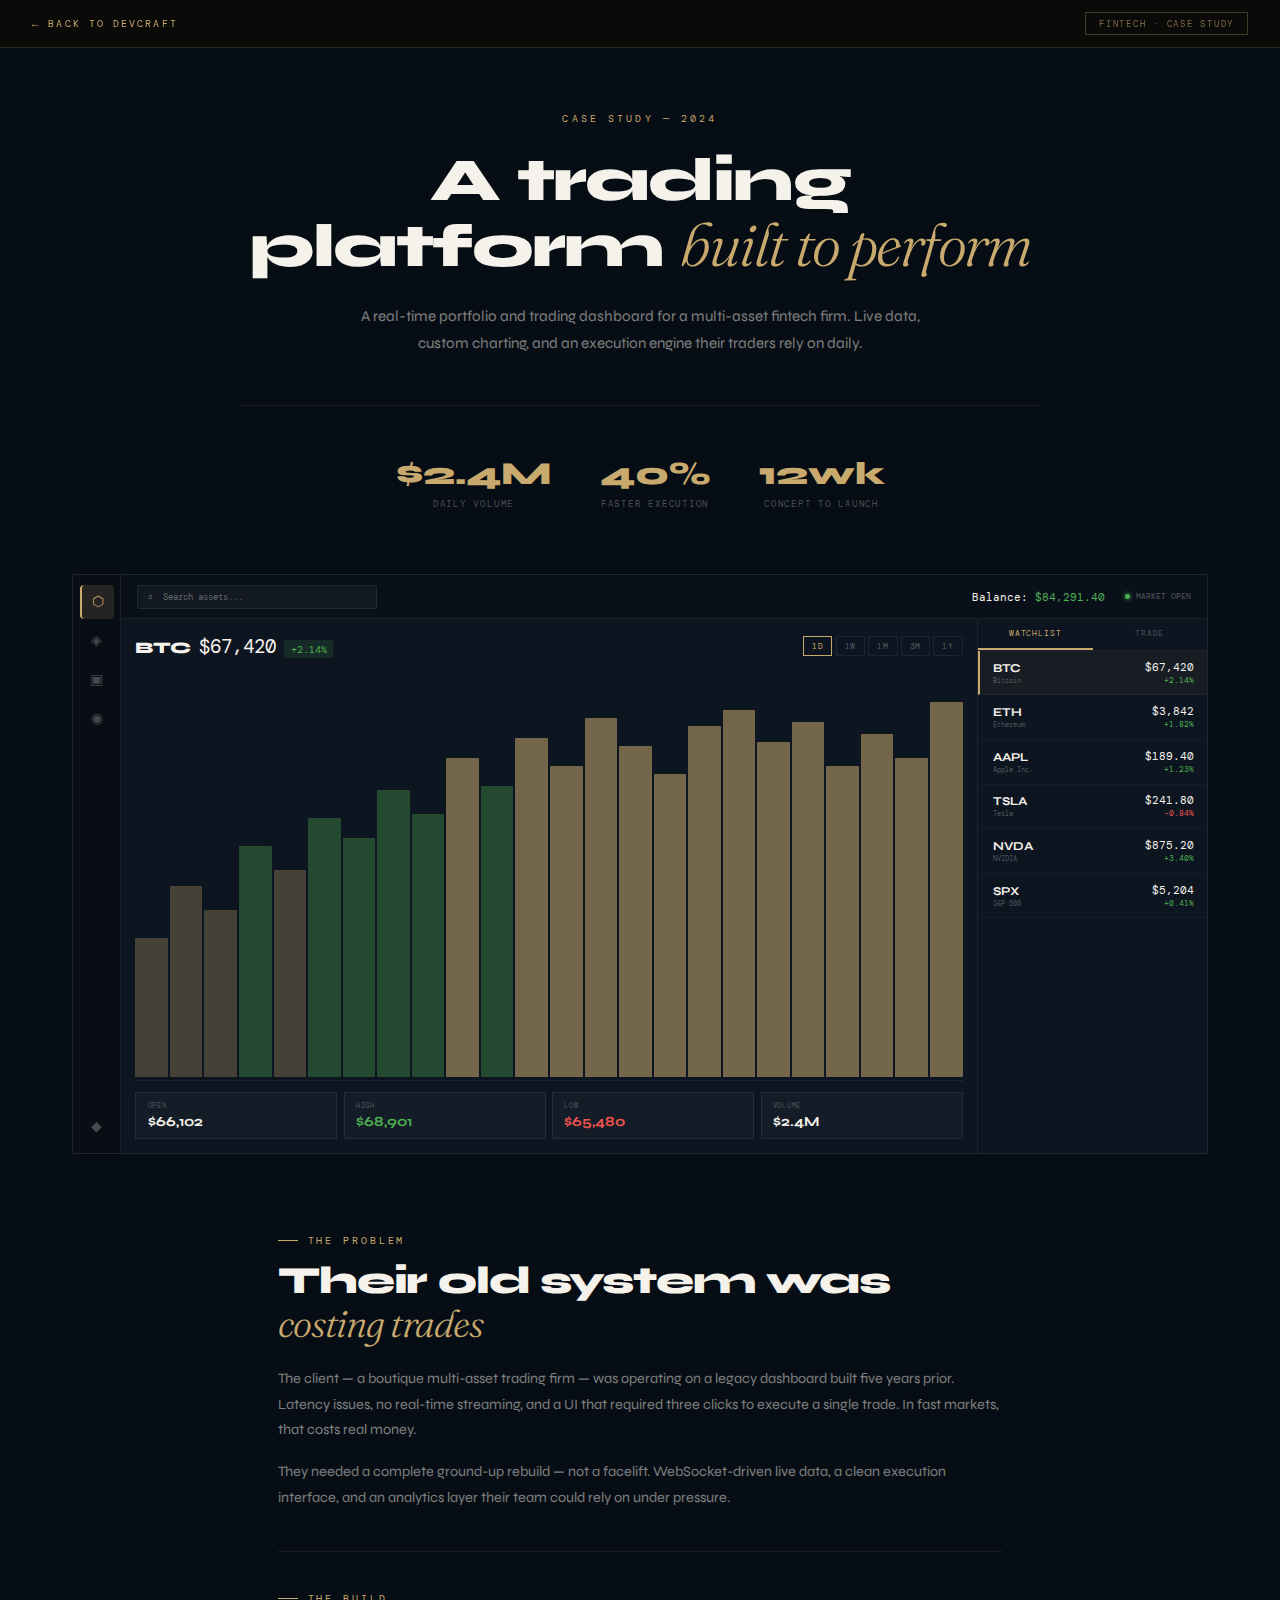
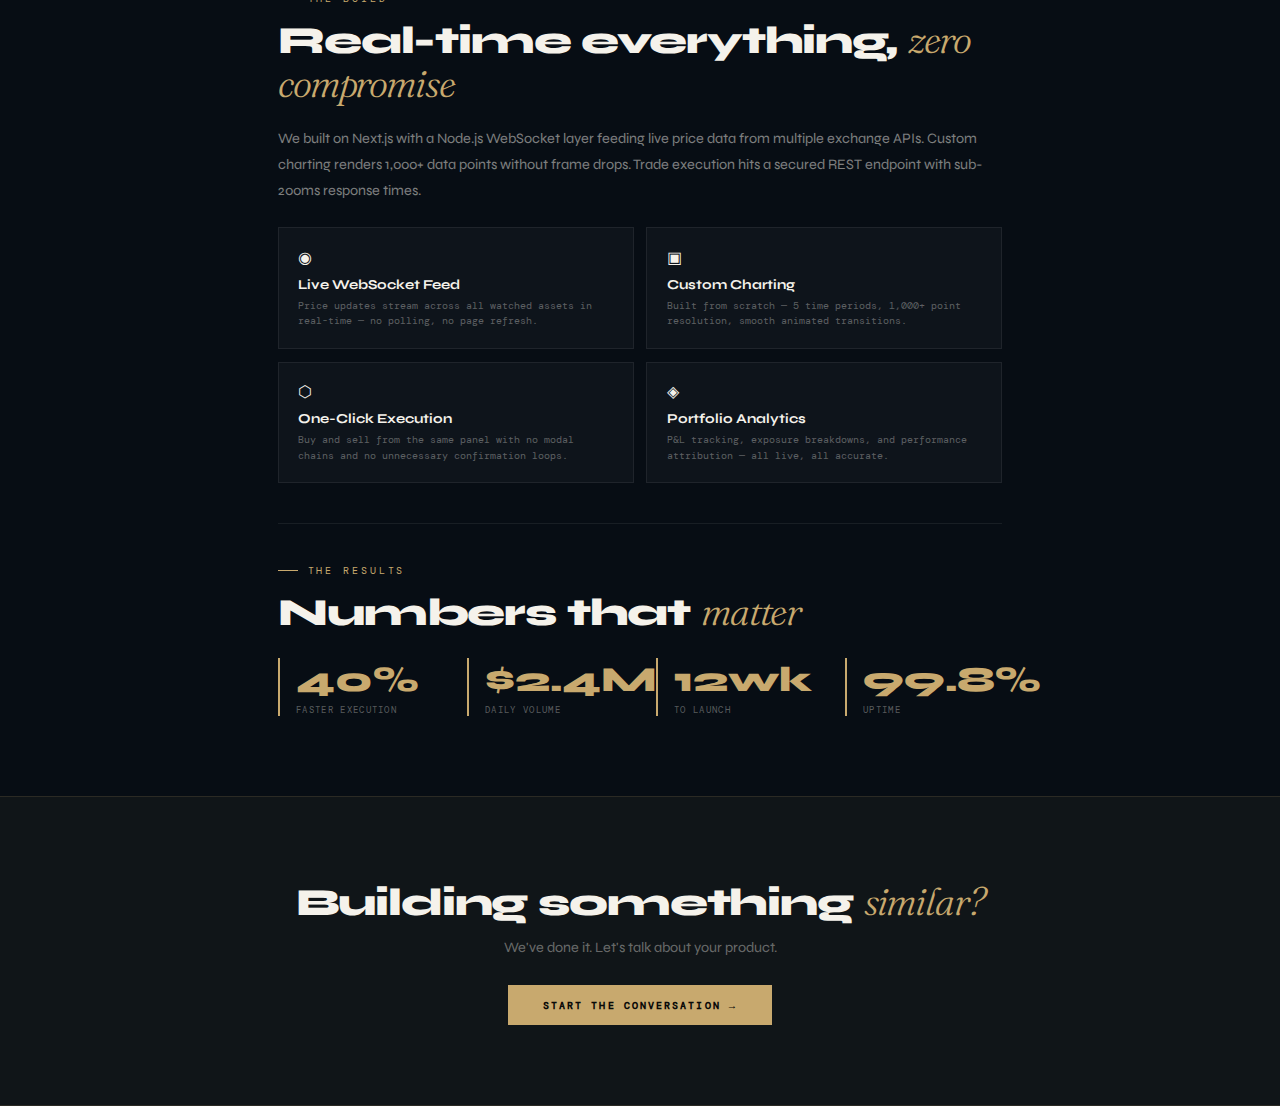
<file: DEVCRAFT/project-finance.html>
<!DOCTYPE html>
<html lang="en">
<head>
<meta charset="UTF-8">
<meta name="viewport" content="width=device-width, initial-scale=1.0">
<title>Trading Platform — DevCraft Case Study</title>
<link rel="preconnect" href="https://fonts.googleapis.com">
<link href="https://fonts.googleapis.com/css2?family=Syne:wght@400;600;700;800&family=DM+Mono:wght@300;400;500&family=Fraunces:ital,opsz,wght@1,9..144,300&display=swap" rel="stylesheet">
<style>
:root{--ink:#0a0a08;--paper:#f5f2eb;--gold:#c8a96e;--rust:#b85c38;--bg:#070d14;--surface:#0d1520;--border:rgba(255,255,255,.07);--green:#4caf50;--red:#ef5350;--font-d:'Syne',sans-serif;--font-m:'DM Mono',monospace;--font-s:'Fraunces',serif;}
*{margin:0;padding:0;box-sizing:border-box;}
body{background:var(--bg);color:var(--paper);font-family:var(--font-d);overflow-x:hidden;}
a{text-decoration:none;color:inherit;}
.back-bar{position:fixed;top:0;left:0;right:0;z-index:9999;height:48px;background:rgba(10,10,8,.96);backdrop-filter:blur(12px);border-bottom:1px solid rgba(200,169,110,.2);display:flex;align-items:center;justify-content:space-between;padding:0 2rem;}
.back-link{display:flex;align-items:center;gap:.6rem;font-family:var(--font-m);font-size:.65rem;letter-spacing:.2em;text-transform:uppercase;color:var(--gold);transition:gap .2s;}
.back-link:hover{gap:1rem;}
.back-tag{font-family:var(--font-m);font-size:.55rem;letter-spacing:.2em;text-transform:uppercase;padding:.3rem .8rem;border:1px solid rgba(200,169,110,.3);color:rgba(200,169,110,.6);}
.cs-intro{padding:7rem 3rem 4rem;max-width:900px;margin:0 auto;text-align:center;}
.cs-tag{font-family:var(--font-m);font-size:.65rem;letter-spacing:.3em;color:var(--gold);text-transform:uppercase;margin-bottom:1.5rem;}
.cs-title{font-size:clamp(2.2rem,5vw,3.8rem);font-weight:800;letter-spacing:-.03em;line-height:1.05;margin-bottom:1.5rem;}
.cs-title em{font-family:var(--font-s);font-style:italic;font-weight:300;color:var(--gold);}
.cs-desc{font-size:.95rem;line-height:1.8;color:rgba(245,242,235,.5);max-width:600px;margin:0 auto;}
.cs-stats{display:flex;justify-content:center;gap:3rem;margin-top:3rem;padding-top:3rem;border-top:1px solid var(--border);}
.cs-stat-num{font-size:2rem;font-weight:800;color:var(--gold);}
.cs-stat-label{font-family:var(--font-m);font-size:.55rem;letter-spacing:.2em;color:rgba(245,242,235,.3);text-transform:uppercase;margin-top:.3rem;}
.app-wrap{max-width:1200px;margin:0 auto;padding:0 2rem;}
.app-shell{background:var(--surface);border:1px solid var(--border);display:grid;grid-template-columns:48px 1fr 230px;grid-template-rows:44px 1fr;height:580px;}
.app-sidebar{grid-row:1/3;background:rgba(0,0,0,.3);border-right:1px solid var(--border);display:flex;flex-direction:column;align-items:center;padding:.6rem 0;gap:.3rem;}
.sicon{width:34px;height:34px;border-radius:4px;display:flex;align-items:center;justify-content:center;font-size:.85rem;cursor:pointer;transition:all .2s;color:rgba(255,255,255,.25);}
.sicon:hover,.sicon.active{background:rgba(200,169,110,.15);color:var(--gold);}
.sicon.active{border-left:2px solid var(--gold);}
.app-topbar{grid-column:2/4;height:44px;background:rgba(0,0,0,.2);border-bottom:1px solid var(--border);display:flex;align-items:center;justify-content:space-between;padding:0 1rem;gap:1rem;}
.asearch{flex:1;max-width:240px;height:24px;background:rgba(255,255,255,.04);border:1px solid var(--border);border-radius:2px;padding:0 .6rem;font-family:var(--font-m);font-size:.58rem;color:rgba(255,255,255,.35);display:flex;align-items:center;}
.abalance{font-family:var(--font-m);font-size:.68rem;color:var(--paper);}
.abalance span{color:var(--green);}
.astatus{display:flex;align-items:center;gap:.4rem;font-family:var(--font-m);font-size:.52rem;color:rgba(255,255,255,.3);}
.sdot{width:5px;height:5px;border-radius:50%;background:var(--green);box-shadow:0 0 5px var(--green);animation:sdp 2s ease-in-out infinite;}
@keyframes sdp{0%,100%{opacity:1}50%{opacity:.3}}
.app-main{padding:.9rem;display:flex;flex-direction:column;gap:.7rem;overflow:hidden;}
.chart-hdr{display:flex;align-items:center;justify-content:space-between;}
.chart-asset{display:flex;align-items:baseline;gap:.5rem;}
.csym{font-size:1rem;font-weight:800;}
.cprice{font-family:var(--font-m);font-size:1.2rem;}
.cchg{font-family:var(--font-m);font-size:.65rem;padding:.15rem .4rem;border-radius:2px;}
.cchg.pos{background:rgba(76,175,80,.15);color:var(--green);}
.cchg.neg{background:rgba(239,83,80,.15);color:var(--red);}
.cperiods{display:flex;gap:.2rem;}
.cper{font-family:var(--font-m);font-size:.52rem;letter-spacing:.08em;padding:.22rem .5rem;border:1px solid var(--border);cursor:pointer;transition:all .2s;color:rgba(255,255,255,.3);}
.cper:hover,.cper.active{border-color:var(--gold);color:var(--gold);}
.chart-bars{flex:1;min-height:0;display:flex;align-items:flex-end;gap:2px;border-bottom:1px solid var(--border);padding-bottom:3px;}
.cbar{flex:1;border-radius:1px 1px 0 0;min-height:3px;cursor:pointer;transition:height .45s cubic-bezier(.16,1,.3,1),filter .2s;background:rgba(200,169,110,.3);}
.cbar:hover{filter:brightness(1.6);}
.cbar.up{background:rgba(76,175,80,.35);}
.cbar.pk{background:rgba(200,169,110,.55);}
.cstats{display:grid;grid-template-columns:repeat(4,1fr);gap:.4rem;}
.cs2{background:rgba(255,255,255,.03);border:1px solid var(--border);padding:.5rem .7rem;}
.cs2l{font-family:var(--font-m);font-size:.44rem;color:rgba(255,255,255,.25);letter-spacing:.1em;text-transform:uppercase;}
.cs2v{font-size:.88rem;font-weight:700;margin-top:.15rem;}
.cs2v.pos{color:var(--green);}
.cs2v.neg{color:var(--red);}
.app-right{border-left:1px solid var(--border);display:flex;flex-direction:column;}
.rtabs{display:flex;border-bottom:1px solid var(--border);}
.rtab{flex:1;text-align:center;padding:.55rem;font-family:var(--font-m);font-size:.52rem;letter-spacing:.1em;text-transform:uppercase;cursor:pointer;color:rgba(255,255,255,.25);transition:all .2s;border-bottom:2px solid transparent;}
.rtab.active{color:var(--gold);border-bottom-color:var(--gold);}
.wlist{overflow-y:auto;flex:1;}
.wlist::-webkit-scrollbar{width:2px;}
.wlist::-webkit-scrollbar-thumb{background:rgba(255,255,255,.08);}
.wi{display:flex;align-items:center;justify-content:space-between;padding:.55rem .8rem;cursor:pointer;transition:background .2s;border-bottom:1px solid rgba(255,255,255,.03);border-left:2px solid transparent;}
.wi:hover,.wi.active{background:rgba(200,169,110,.06);}
.wi.active{border-left-color:var(--gold);}
.wsym{font-size:.75rem;font-weight:700;}
.wname{font-family:var(--font-m);font-size:.45rem;color:rgba(255,255,255,.28);margin-top:1px;}
.wprice{font-family:var(--font-m);font-size:.68rem;text-align:right;}
.wchg{font-family:var(--font-m);font-size:.52rem;text-align:right;margin-top:1px;}
.wchg.pos{color:var(--green);}
.wchg.neg{color:var(--red);}
.tpanel{padding:.7rem;border-top:1px solid var(--border);}
.ttabs{display:flex;gap:.25rem;margin-bottom:.55rem;}
.ttab{flex:1;text-align:center;padding:.3rem;border-radius:2px;font-family:var(--font-m);font-size:.52rem;cursor:pointer;transition:all .2s;}
.ttab.buy{background:rgba(76,175,80,.12);color:var(--green);}
.ttab.buy.act,.ttab.buy:hover{background:rgba(76,175,80,.4);color:#fff;}
.ttab.sell{background:rgba(239,83,80,.12);color:var(--red);}
.ttab.sell.act,.ttab.sell:hover{background:rgba(239,83,80,.4);color:#fff;}
.tlabel{font-family:var(--font-m);font-size:.44rem;color:rgba(255,255,255,.25);letter-spacing:.1em;text-transform:uppercase;margin-bottom:.25rem;}
.tinput{width:100%;background:rgba(255,255,255,.04);border:1px solid var(--border);padding:.35rem .5rem;font-family:var(--font-m);font-size:.68rem;color:var(--paper);margin-bottom:.4rem;}
.tinput:focus{outline:none;border-color:var(--gold);}
.tbtn{width:100%;padding:.45rem;border:none;font-family:var(--font-m);font-size:.55rem;letter-spacing:.15em;text-transform:uppercase;cursor:pointer;transition:all .2s;}
.tbtn.b{background:var(--green);color:#fff;}
.tbtn.b:hover{background:#43a047;}
.tbtn.s{background:var(--red);color:#fff;}
.tbtn.s:hover{background:#e53935;}
.toast{position:fixed;bottom:1.5rem;right:1.5rem;z-index:9999;background:var(--surface);border:1px solid rgba(200,169,110,.3);padding:.7rem 1rem;font-family:var(--font-m);font-size:.65rem;display:flex;align-items:center;gap:.5rem;transform:translateY(80px);opacity:0;transition:all .4s cubic-bezier(.16,1,.3,1);}
.toast.show{transform:translateY(0);opacity:1;}
.tdot{width:5px;height:5px;border-radius:50%;background:var(--green);}
.cs-body{max-width:820px;margin:0 auto;padding:5rem 3rem;}
.cs-body .stag{font-family:var(--font-m);font-size:.6rem;letter-spacing:.3em;color:var(--gold);text-transform:uppercase;margin-bottom:.8rem;display:flex;align-items:center;gap:.6rem;}
.cs-body .stag::before{content:'';width:20px;height:1px;background:var(--gold);}
.cs-body h2{font-size:clamp(1.6rem,3vw,2.5rem);font-weight:800;letter-spacing:-.03em;line-height:1.1;margin-bottom:1.2rem;}
.cs-body h2 em{font-family:var(--font-s);font-style:italic;font-weight:300;color:var(--gold);}
.cs-body p{font-size:.9rem;line-height:1.8;color:rgba(245,242,235,.5);margin-bottom:1rem;}
.div{width:100%;height:1px;background:var(--border);margin:2.5rem 0;}
.feats{display:grid;grid-template-columns:1fr 1fr;gap:.8rem;margin-top:1.5rem;}
.feat{background:rgba(255,255,255,.03);border:1px solid var(--border);padding:1.2rem;}
.feat-i{font-size:1rem;margin-bottom:.6rem;}
.feat-t{font-size:.85rem;font-weight:700;margin-bottom:.3rem;}
.feat-d{font-family:var(--font-m);font-size:.6rem;line-height:1.6;color:rgba(245,242,235,.35);}
.results{display:flex;gap:2rem;margin-top:1.5rem;flex-wrap:wrap;}
.res{flex:1;min-width:120px;border-left:2px solid var(--gold);padding-left:1rem;}
.res-n{font-size:2.2rem;font-weight:800;color:var(--gold);}
.res-l{font-family:var(--font-m);font-size:.55rem;letter-spacing:.15em;color:rgba(245,242,235,.35);text-transform:uppercase;margin-top:.2rem;}
.cta-section{background:rgba(200,169,110,.05);border-top:1px solid rgba(200,169,110,.15);border-bottom:1px solid rgba(200,169,110,.15);padding:5rem 3rem;text-align:center;}
.cta-section h2{font-size:clamp(1.6rem,3vw,2.5rem);font-weight:800;letter-spacing:-.03em;margin-bottom:.8rem;}
.cta-section h2 em{font-family:var(--font-s);font-style:italic;font-weight:300;color:var(--gold);}
.cta-section p{font-size:.9rem;color:rgba(245,242,235,.4);margin-bottom:1.8rem;}
.cta-btn{display:inline-flex;align-items:center;gap:.7rem;background:var(--gold);color:var(--ink);padding:.85rem 2.2rem;font-family:var(--font-m);font-size:.65rem;letter-spacing:.2em;text-transform:uppercase;font-weight:600;transition:background .2s;}
.cta-btn:hover{background:#d4b87a;}
@media(max-width:768px){
  .cs-intro{padding:5rem 1.5rem 3rem;}
  .cs-stats{flex-direction:column;gap:1.5rem;align-items:center;text-align:center;}
  .app-wrap{padding:0 1rem;}
  .app-shell{grid-template-columns:1fr;grid-template-rows:44px 44px 320px 200px;height:auto;}
  .app-sidebar{grid-row:auto;flex-direction:row;height:44px;width:100%;border-right:none;border-bottom:1px solid var(--border);}
  .app-topbar{grid-column:1;}
  .app-right{border-left:none;border-top:1px solid var(--border);}
  .cstats{grid-template-columns:1fr 1fr;}
  .cs-body{padding:3rem 1.5rem;}
  .feats{grid-template-columns:1fr;}
  .results{gap:1rem;}
  .cta-section{padding:3rem 1.5rem;}
}
</style>
</head>
<body>
<div class="back-bar">
  <a href="index.html" class="back-link">← Back to DevCraft</a>
  <span class="back-tag">Fintech · Case Study</span>
</div>

<div class="cs-intro">
  <div class="cs-tag">Case Study — 2024</div>
  <h1 class="cs-title">A trading platform <em>built to perform</em></h1>
  <p class="cs-desc">A real-time portfolio and trading dashboard for a multi-asset fintech firm. Live data, custom charting, and an execution engine their traders rely on daily.</p>
  <div class="cs-stats">
    <div><div class="cs-stat-num">$2.4M</div><div class="cs-stat-label">Daily Volume</div></div>
    <div><div class="cs-stat-num">40%</div><div class="cs-stat-label">Faster Execution</div></div>
    <div><div class="cs-stat-num">12wk</div><div class="cs-stat-label">Concept to Launch</div></div>
  </div>
</div>

<div class="app-wrap">
  <div class="app-shell">
    <div class="app-sidebar">
      <div class="sicon active" onclick="setSicon(this)" title="Dashboard">⬡</div>
      <div class="sicon" onclick="setSicon(this)" title="Portfolio">◈</div>
      <div class="sicon" onclick="setSicon(this)" title="Markets">▣</div>
      <div class="sicon" onclick="setSicon(this)" title="Analytics">◉</div>
      <div style="flex:1"></div>
      <div class="sicon" onclick="setSicon(this)" title="Settings">◆</div>
    </div>
    <div class="app-topbar">
      <div class="asearch">⌕ &nbsp;Search assets...</div>
      <div style="display:flex;align-items:center;gap:1.2rem;">
        <div class="abalance">Balance: <span>$84,291.40</span></div>
        <div class="astatus"><div class="sdot"></div>MARKET OPEN</div>
      </div>
    </div>
    <div class="app-main">
      <div class="chart-hdr">
        <div class="chart-asset">
          <div class="csym" id="csym">BTC</div>
          <div class="cprice" id="cprice">$67,420</div>
          <div class="cchg pos" id="cchg">+2.14%</div>
        </div>
        <div class="cperiods">
          <div class="cper active" onclick="setPer(this,'1D')">1D</div>
          <div class="cper" onclick="setPer(this,'1W')">1W</div>
          <div class="cper" onclick="setPer(this,'1M')">1M</div>
          <div class="cper" onclick="setPer(this,'3M')">3M</div>
          <div class="cper" onclick="setPer(this,'1Y')">1Y</div>
        </div>
      </div>
      <div class="chart-bars" id="chartBars"></div>
      <div class="cstats">
        <div class="cs2"><div class="cs2l">Open</div><div class="cs2v" id="sOpen">$66,102</div></div>
        <div class="cs2"><div class="cs2l">High</div><div class="cs2v pos" id="sHigh">$68,901</div></div>
        <div class="cs2"><div class="cs2l">Low</div><div class="cs2v neg" id="sLow">$65,480</div></div>
        <div class="cs2"><div class="cs2l">Volume</div><div class="cs2v" id="sVol">$2.4M</div></div>
      </div>
    </div>
    <div class="app-right">
      <div class="rtabs">
        <div class="rtab active" onclick="rSwitch(this,'w')">Watchlist</div>
        <div class="rtab" onclick="rSwitch(this,'t')">Trade</div>
      </div>
      <div class="wlist" id="wPanel">
        <div class="wi active" onclick="selAsset(this,'BTC','$67,420','+2.14%',true,'$66,102','$68,901','$65,480','$2.4M')"><div><div class="wsym">BTC</div><div class="wname">Bitcoin</div></div><div><div class="wprice">$67,420</div><div class="wchg pos">+2.14%</div></div></div>
        <div class="wi" onclick="selAsset(this,'ETH','$3,842','+1.82%',true,'$3,780','$3,910','$3,740','$890K')"><div><div class="wsym">ETH</div><div class="wname">Ethereum</div></div><div><div class="wprice">$3,842</div><div class="wchg pos">+1.82%</div></div></div>
        <div class="wi" onclick="selAsset(this,'AAPL','$189.40','+1.23%',true,'$187.20','$190.80','$186.50','$4.2B')"><div><div class="wsym">AAPL</div><div class="wname">Apple Inc.</div></div><div><div class="wprice">$189.40</div><div class="wchg pos">+1.23%</div></div></div>
        <div class="wi" onclick="selAsset(this,'TSLA','$241.80','-0.84%',false,'$243.90','$245.20','$240.10','$1.8B')"><div><div class="wsym">TSLA</div><div class="wname">Tesla</div></div><div><div class="wprice">$241.80</div><div class="wchg neg">-0.84%</div></div></div>
        <div class="wi" onclick="selAsset(this,'NVDA','$875.20','+3.40%',true,'$847.00','$882.10','$843.50','$6.1B')"><div><div class="wsym">NVDA</div><div class="wname">NVIDIA</div></div><div><div class="wprice">$875.20</div><div class="wchg pos">+3.40%</div></div></div>
        <div class="wi" onclick="selAsset(this,'SPX','$5,204','+0.41%',true,'$5,183','$5,218','$5,179','$38B')"><div><div class="wsym">SPX</div><div class="wname">S&P 500</div></div><div><div class="wprice">$5,204</div><div class="wchg pos">+0.41%</div></div></div>
      </div>
      <div class="tpanel" id="tPanel" style="display:none">
        <div class="ttabs">
          <div class="ttab buy act" onclick="setTTab(this,'b')">Buy</div>
          <div class="ttab sell" onclick="setTTab(this,'s')">Sell</div>
        </div>
        <div class="tlabel">Amount (USD)</div>
        <input class="tinput" type="number" placeholder="0.00" id="tAmt">
        <div class="tlabel">Quantity</div>
        <input class="tinput" type="number" placeholder="0.0000" id="tQty">
        <button class="tbtn b" id="tBtn" onclick="execTrade()">Place Buy Order</button>
      </div>
    </div>
  </div>
</div>

<div class="cs-body">
  <div class="stag">The Problem</div>
  <h2>Their old system was <em>costing trades</em></h2>
  <p>The client — a boutique multi-asset trading firm — was operating on a legacy dashboard built five years prior. Latency issues, no real-time streaming, and a UI that required three clicks to execute a single trade. In fast markets, that costs real money.</p>
  <p>They needed a complete ground-up rebuild — not a facelift. WebSocket-driven live data, a clean execution interface, and an analytics layer their team could rely on under pressure.</p>
  <div class="div"></div>
  <div class="stag">The Build</div>
  <h2>Real-time everything, <em>zero compromise</em></h2>
  <p>We built on Next.js with a Node.js WebSocket layer feeding live price data from multiple exchange APIs. Custom charting renders 1,000+ data points without frame drops. Trade execution hits a secured REST endpoint with sub-200ms response times.</p>
  <div class="feats">
    <div class="feat"><div class="feat-i">◉</div><div class="feat-t">Live WebSocket Feed</div><div class="feat-d">Price updates stream across all watched assets in real-time — no polling, no page refresh.</div></div>
    <div class="feat"><div class="feat-i">▣</div><div class="feat-t">Custom Charting</div><div class="feat-d">Built from scratch — 5 time periods, 1,000+ point resolution, smooth animated transitions.</div></div>
    <div class="feat"><div class="feat-i">⬡</div><div class="feat-t">One-Click Execution</div><div class="feat-d">Buy and sell from the same panel with no modal chains and no unnecessary confirmation loops.</div></div>
    <div class="feat"><div class="feat-i">◈</div><div class="feat-t">Portfolio Analytics</div><div class="feat-d">P&L tracking, exposure breakdowns, and performance attribution — all live, all accurate.</div></div>
  </div>
  <div class="div"></div>
  <div class="stag">The Results</div>
  <h2>Numbers that <em>matter</em></h2>
  <div class="results">
    <div class="res"><div class="res-n">40%</div><div class="res-l">Faster Execution</div></div>
    <div class="res"><div class="res-n">$2.4M</div><div class="res-l">Daily Volume</div></div>
    <div class="res"><div class="res-n">12wk</div><div class="res-l">To Launch</div></div>
    <div class="res"><div class="res-n">99.8%</div><div class="res-l">Uptime</div></div>
  </div>
</div>

<div class="cta-section">
  <h2>Building something <em>similar?</em></h2>
  <p>We've done it. Let's talk about your product.</p>
  <a href="index.html#contact" class="cta-btn">Start the Conversation →</a>
</div>

<div class="toast" id="toast"><div class="tdot"></div><span id="tmsg">Order placed</span></div>

<script>
var cData={
  '1D':[35,48,42,58,52,65,60,72,66,80,73,85,78,90,83,76,88,92,84,89,78,86,80,94],
  '1W':[55,62,58,70,65,80,74,82,70,76,84,79,87,91,86,89,93,88,96,89,83,91,86,93],
  '1M':[40,46,53,49,56,61,57,66,63,71,67,73,69,76,81,77,83,86,81,89,85,91,87,93],
  '3M':[30,36,41,39,46,51,49,56,53,61,66,63,71,76,73,81,79,86,83,91,89,86,93,96],
  '1Y':[20,29,36,33,41,46,43,51,49,59,56,63,61,71,69,77,75,83,81,89,87,85,91,96]
};
var curPer='1D';var curTab='b';
function drawChart(p){
  var data=cData[p];var bars=document.getElementById('chartBars');bars.innerHTML='';
  var max=Math.max.apply(null,data);
  data.forEach(function(v,i){
    var b=document.createElement('div');
    b.className='cbar'+(v>75?' pk':v>52?' up':'');
    b.style.height='0%';bars.appendChild(b);
    setTimeout(function(){b.style.height=(v/max*92)+'%';},i*15);
  });
}
drawChart('1D');
function setPer(el,p){document.querySelectorAll('.cper').forEach(function(e){e.classList.remove('active');});el.classList.add('active');curPer=p;drawChart(p);}
var assets={'BTC':{o:'$66,102',h:'$68,901',l:'$65,480',v:'$2.4M'},'ETH':{o:'$3,780',h:'$3,910',l:'$3,740',v:'$890K'},'AAPL':{o:'$187.20',h:'$190.80',l:'$186.50',v:'$4.2B'},'TSLA':{o:'$243.90',h:'$245.20',l:'$240.10',v:'$1.8B'},'NVDA':{o:'$847.00',h:'$882.10',l:'$843.50',v:'$6.1B'},'SPX':{o:'$5,183',h:'$5,218',l:'$5,179',v:'$38B'}};
function selAsset(el,sym,price,chg,pos,o,h,l,v){
  document.querySelectorAll('.wi').forEach(function(e){e.classList.remove('active');});el.classList.add('active');
  document.getElementById('csym').textContent=sym;
  document.getElementById('cprice').textContent=price;
  var ce=document.getElementById('cchg');ce.textContent=chg;ce.className='cchg '+(pos?'pos':'neg');
  var a=assets[sym]||{o:o,h:h,l:l,v:v};
  document.getElementById('sOpen').textContent=a.o;document.getElementById('sHigh').textContent=a.h;document.getElementById('sLow').textContent=a.l;document.getElementById('sVol').textContent=a.v;
  drawChart(curPer);
}
function rSwitch(el,tab){
  document.querySelectorAll('.rtab').forEach(function(e){e.classList.remove('active');});el.classList.add('active');
  document.getElementById('wPanel').style.display=tab==='w'?'block':'none';
  document.getElementById('tPanel').style.display=tab==='t'?'block':'none';
}
function setTTab(el,tab){
  curTab=tab;document.querySelectorAll('.ttab').forEach(function(e){e.classList.remove('act');});el.classList.add('act');
  var btn=document.getElementById('tBtn');btn.className='tbtn '+(tab==='b'?'b':'s');btn.textContent='Place '+(tab==='b'?'Buy':'Sell')+' Order';
}
function execTrade(){
  var sym=document.getElementById('csym').textContent;
  showToast((curTab==='b'?'✓ Bought ':'✓ Sold ')+sym+' successfully');
  document.getElementById('tAmt').value='';document.getElementById('tQty').value='';
}
function showToast(msg){
  var t=document.getElementById('toast');document.getElementById('tmsg').textContent=msg;
  t.classList.add('show');setTimeout(function(){t.classList.remove('show');},3000);
}
function setSicon(el){document.querySelectorAll('.sicon').forEach(function(e){e.classList.remove('active');});el.classList.add('active');}
</script>
</body>
</html>
</file>
<file: PW/style.css>
@import url('https://fonts.googleapis.com/css?family=Poppins:300,400,500,600,700,800,900&display=swap');
* {
    margin: 0;
    padding: 0;
    box-sizing: border-box;
    font-family: 'Poppins', sans-serif;
    scroll-behavior: smooth;
}
body {
    min-height: 100vh;
    overflow-x: hidden;
    background: linear-gradient(#2b1055, #7597de);
}
header {
    position: absolute;
    top: 0;
    left: 0;
    width: 100%;
    padding: 30px 100px;
    display: flex;
    justify-content: space-between;
    align-items: center;
    z-index: 10000;
}
header .logo {
    position: sticky;
    top: 0;
    color: #ffffff;
    font-weight: 700;
    text-decoration: none;
    font-size: 2em;
    text-transform: uppercase;
    letter-spacing: 2px;
}
header ul {
    display: flex;
    justify-content: center;
    align-items: center;
}
header ul li {
    list-style: none;
    margin-left: 20px;
}
header ul li a {
    text-decoration: none;
    padding: 6px 15px;
    color: #fff;
    border-radius: 20px;
}
header ul li a:hover,
header ul li a.active {
    background: #fff;
    color: #2b1055;
}
section {
    position: relative;
    width: 100%;
    height: 100vh;
    padding: 100px;
    display: flex;
    justify-content: center;
    align-items: center;
    overflow: hidden;
}
section::before {
    content: '';
    position: absolute;
    bottom: 0;
    width: 100%;
    height: 100px;
    background: linear-gradient(to top, #1c0522, transparent);
    z-index: 1000;
}
section img {
    position: absolute;
    top: 0;
    left: 0;
    width: 100%;
    height: 100%;
    object-fit: cover;
}
section img#moon {
    mix-blend-mode: screen;
}
section img#mountains_front {
    z-index: 10;
}
#text {
    position: absolute;
    color: #fff;
    right: -350px;
    white-space: nowrap;
    font-size: 7.5vw;
    z-index: 9;
}
#btn {
    text-decoration: none;
    padding: 8px 30px;
    display: inline-block;
    border-radius: 40px;
    background: #fff;
    color: #2b1055;
    font-size: 1.5em;
    transform: translateY(100px);
}
.sec {
    position: relative;
    padding: 100px;
    background: #1c0522;
}
.sec h2 {
    font-size: 3.5em;
    margin-bottom: 10px;
    color: #fff;
}
.sec h3 {
    margin-bottom: 10px;
    color: white;
}
.sec p {
    font-size: 1em;
    color: #fff;
}

.content-box {
    position: fixed;
    top: 50%;
    right: -40%; /* Initially hidden */
    transform: translateY(-50%);
    width: 40%;
    padding: 20px;
    background-color: rgba(0, 0, 0, 0.7);
    color: #fff;
    border-radius: 20px; /* Rounded box */
    transition: right 0.5s ease; /* Transition for sliding in */
}

.left {
    right: auto;
    left: -40%;
}

.right {
    right: -40%;
    left: auto;
}

.content-box.visible {
    right: 5%; /* Show when visible */
}

@keyframes slideIn {
    from {
        transform: translateX(0%);
    }
    to {
        transform: translateX(-100%);
    }
}
</file>
